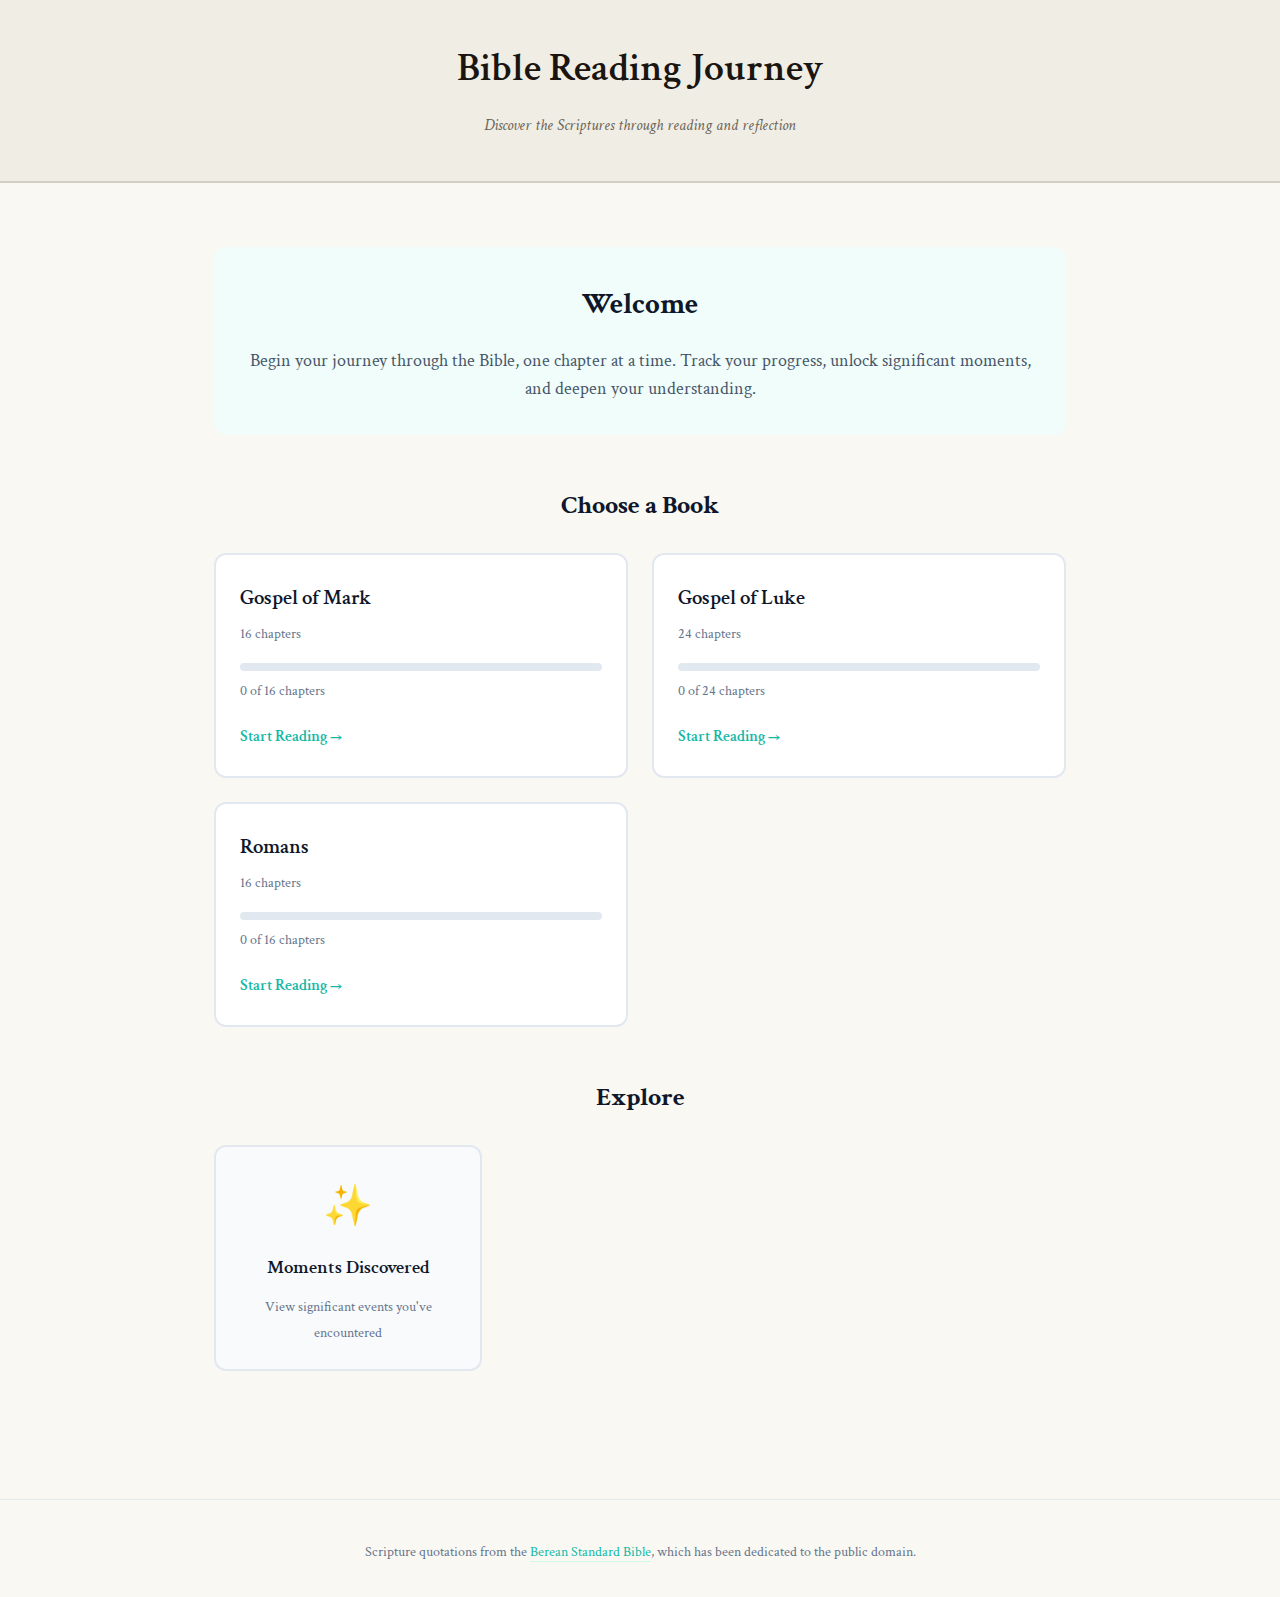
<file: index.html>
<!DOCTYPE html>
<html lang="en">
<head>
    <meta charset="UTF-8">
    <meta name="viewport" content="width=device-width, initial-scale=1.0">
    <title>Bible Reading Journey</title>
    <link rel="preconnect" href="https://fonts.googleapis.com">
    <link rel="preconnect" href="https://fonts.gstatic.com" crossorigin>
    <link href="https://fonts.googleapis.com/css2?family=Crimson+Text:ital,wght@0,400;0,600;1,400&display=swap" rel="stylesheet">
    <link rel="stylesheet" href="styles.css">
    <link rel="stylesheet" href="home.css">
    <link rel="stylesheet" href="nav.css">
</head>
<body>
    <header>
        <h1>Bible Reading Journey</h1>
        <p class="subtitle">Discover the Scriptures through reading and reflection</p>
    </header>

    <main class="home-container">
        <section class="welcome-section">
            <h2>Welcome</h2>
            <p>Begin your journey through the Bible, one chapter at a time. Track your progress, unlock significant moments, and deepen your understanding.</p>
        </section>

        <section class="books-section">
            <h2>Choose a Book</h2>
            <div id="books-grid" class="books-grid">
                <!-- Books will be dynamically inserted here -->
            </div>
        </section>

        <section class="quick-links">
            <h2>Explore</h2>
            <div class="links-grid">
                <a href="events.html" class="link-card">
                    <span class="link-icon">✨</span>
                    <h3>Moments Discovered</h3>
                    <p>View significant events you've encountered</p>
                </a>
            </div>
        </section>
    </main>

    <footer class="home-footer">
        <p class="attribution">
            Scripture quotations from the <a href="https://berean.bible/" target="_blank" rel="noopener">Berean Standard Bible</a>,
            which has been dedicated to the public domain.
        </p>
    </footer>

    <!-- Bottom Navigation -->
    <nav class="bottom-nav">
        <a href="index.html" class="bottom-nav-item active">
            <span class="bottom-nav-icon">🏠</span>
            <span class="bottom-nav-label">Home</span>
        </a>
        <a href="#" id="nav-journey" class="bottom-nav-item">
            <span class="bottom-nav-icon">🗺️</span>
            <span class="bottom-nav-label">Journey</span>
        </a>
        <a href="#" id="nav-read" class="bottom-nav-item">
            <span class="bottom-nav-icon">📖</span>
            <span class="bottom-nav-label">Read</span>
        </a>
        <a href="events.html" class="bottom-nav-item">
            <span class="bottom-nav-icon">✨</span>
            <span class="bottom-nav-label">Moments</span>
        </a>
    </nav>

    <script src="books-data.js"></script>
    <script src="script.js"></script>
    <script>
        // Render book cards
        function renderBooks() {
            const grid = document.getElementById('books-grid');
            const allRead = getAllReadChapters();

            bibleBooks.forEach(book => {
                const readChapters = allRead[book.id] || [];
                const progress = readChapters.length;
                const total = book.chapters;
                const percentage = Math.round((progress / total) * 100);
                const isStarted = progress > 0;

                // Find first unread chapter
                let firstUnread = 1;
                for (let i = 1; i <= book.chapters; i++) {
                    if (!readChapters.includes(i)) {
                        firstUnread = i;
                        break;
                    }
                }

                const card = document.createElement('a');
                card.href = `book.html?book=${book.id}#chapter-${firstUnread}`;
                card.className = 'book-card' + (isStarted ? ' started' : '');

                card.innerHTML = `
                    <div class="book-card-header">
                        <h3 class="book-name">${book.name}</h3>
                        <span class="book-chapters">${book.chapters} chapters</span>
                    </div>
                    <div class="book-progress">
                        <div class="progress-bar">
                            <div class="progress-fill" style="width: ${percentage}%"></div>
                        </div>
                        <span class="progress-text">${progress} of ${total} chapters</span>
                    </div>
                    <div class="book-actions">
                        <span class="book-action-text">${isStarted ? 'Continue Reading →' : 'Start Reading →'}</span>
                    </div>
                `;

                grid.appendChild(card);
            });
        }

        // Update smart navigation links
        function updateNavigation() {
            document.getElementById('nav-read').href = getSmartReadingURL();
            document.getElementById('nav-journey').href = getSmartJourneyURL();
        }

        document.addEventListener('DOMContentLoaded', () => {
            renderBooks();
            updateNavigation();
        });
    </script>
</body>
</html>
</file>
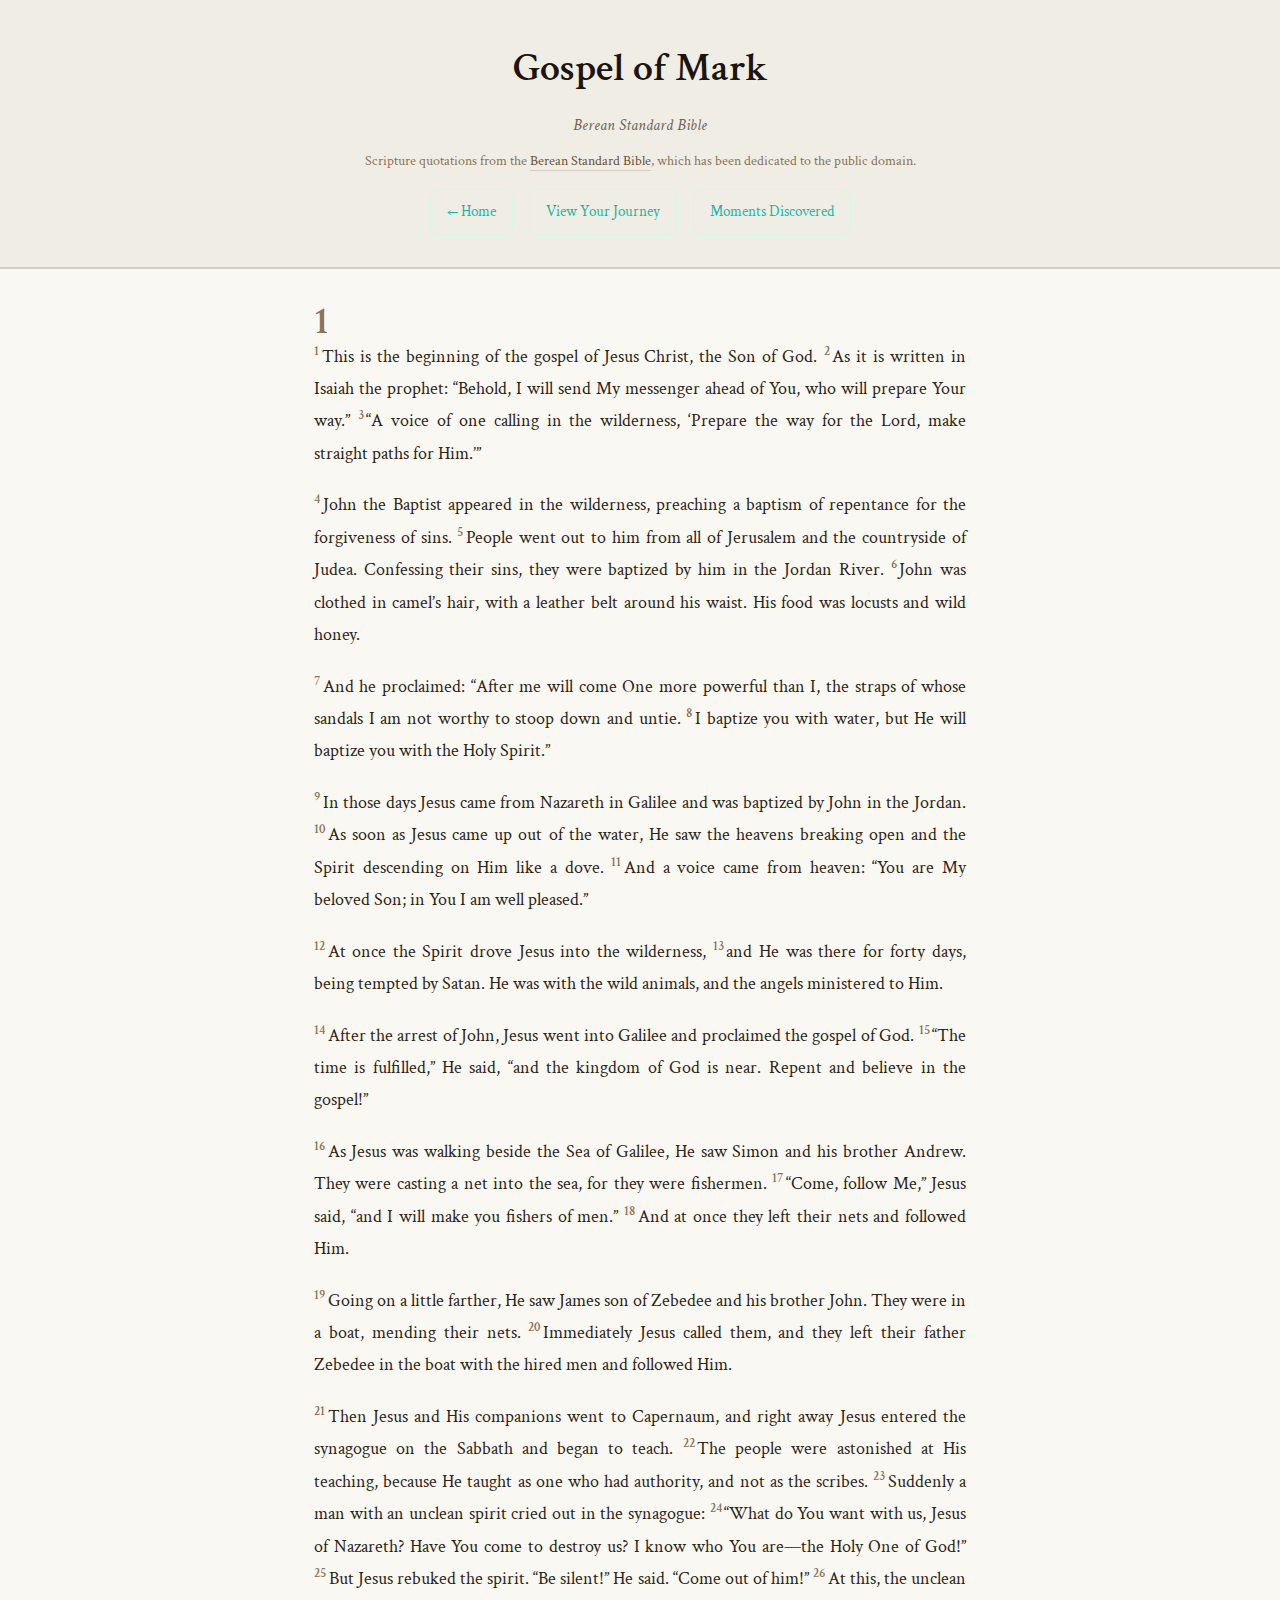
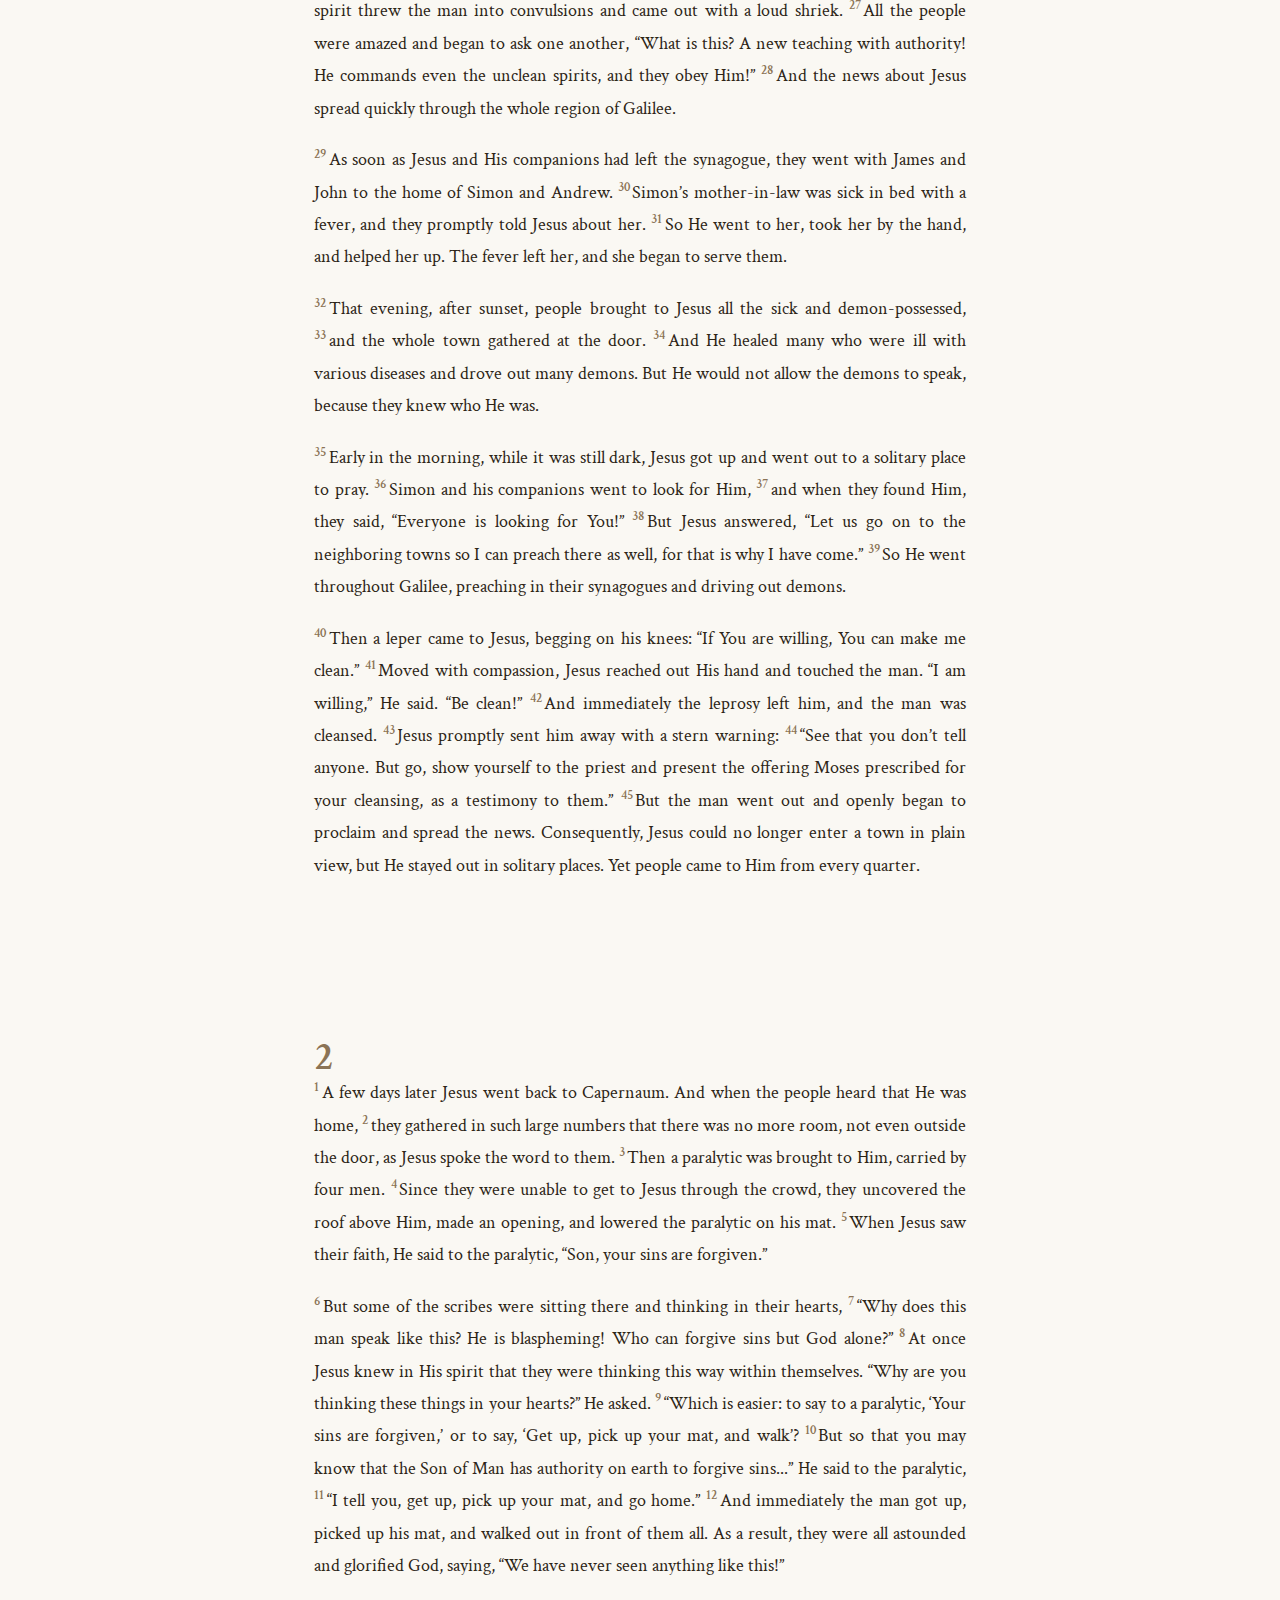
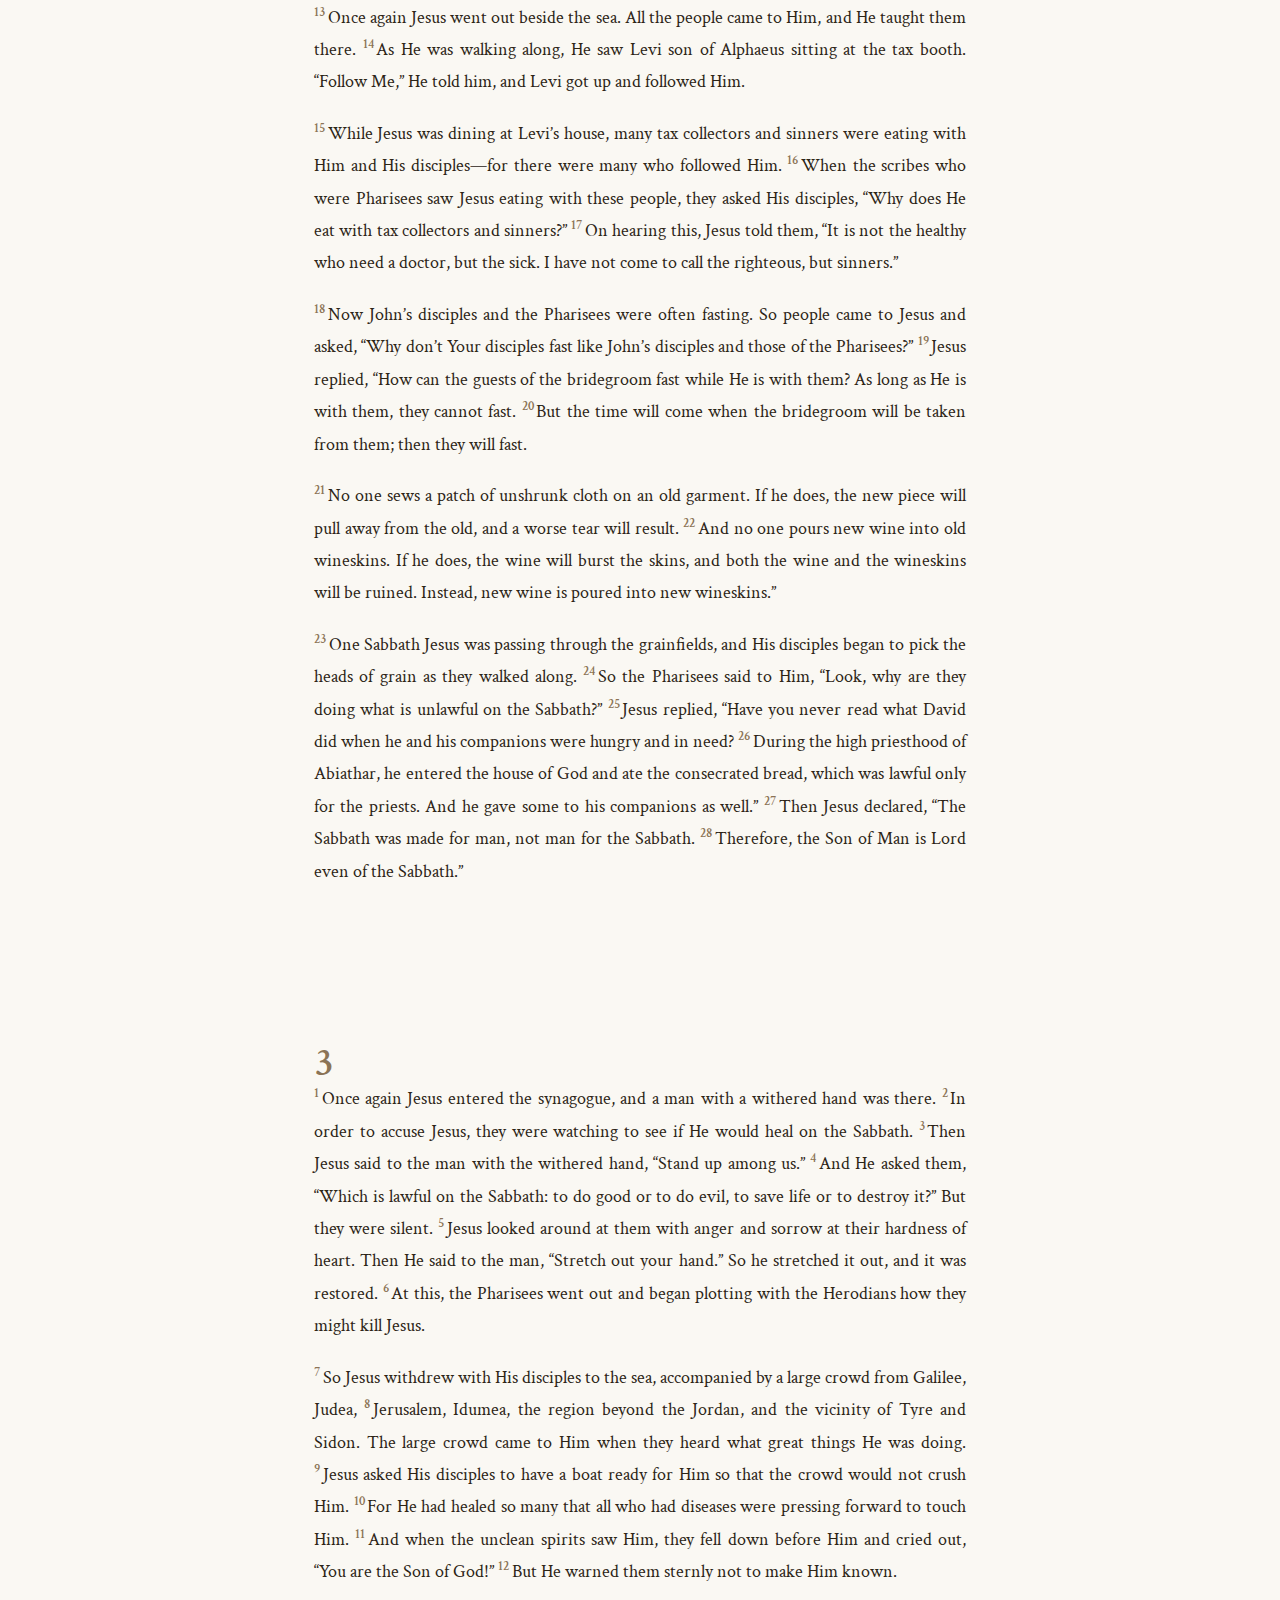
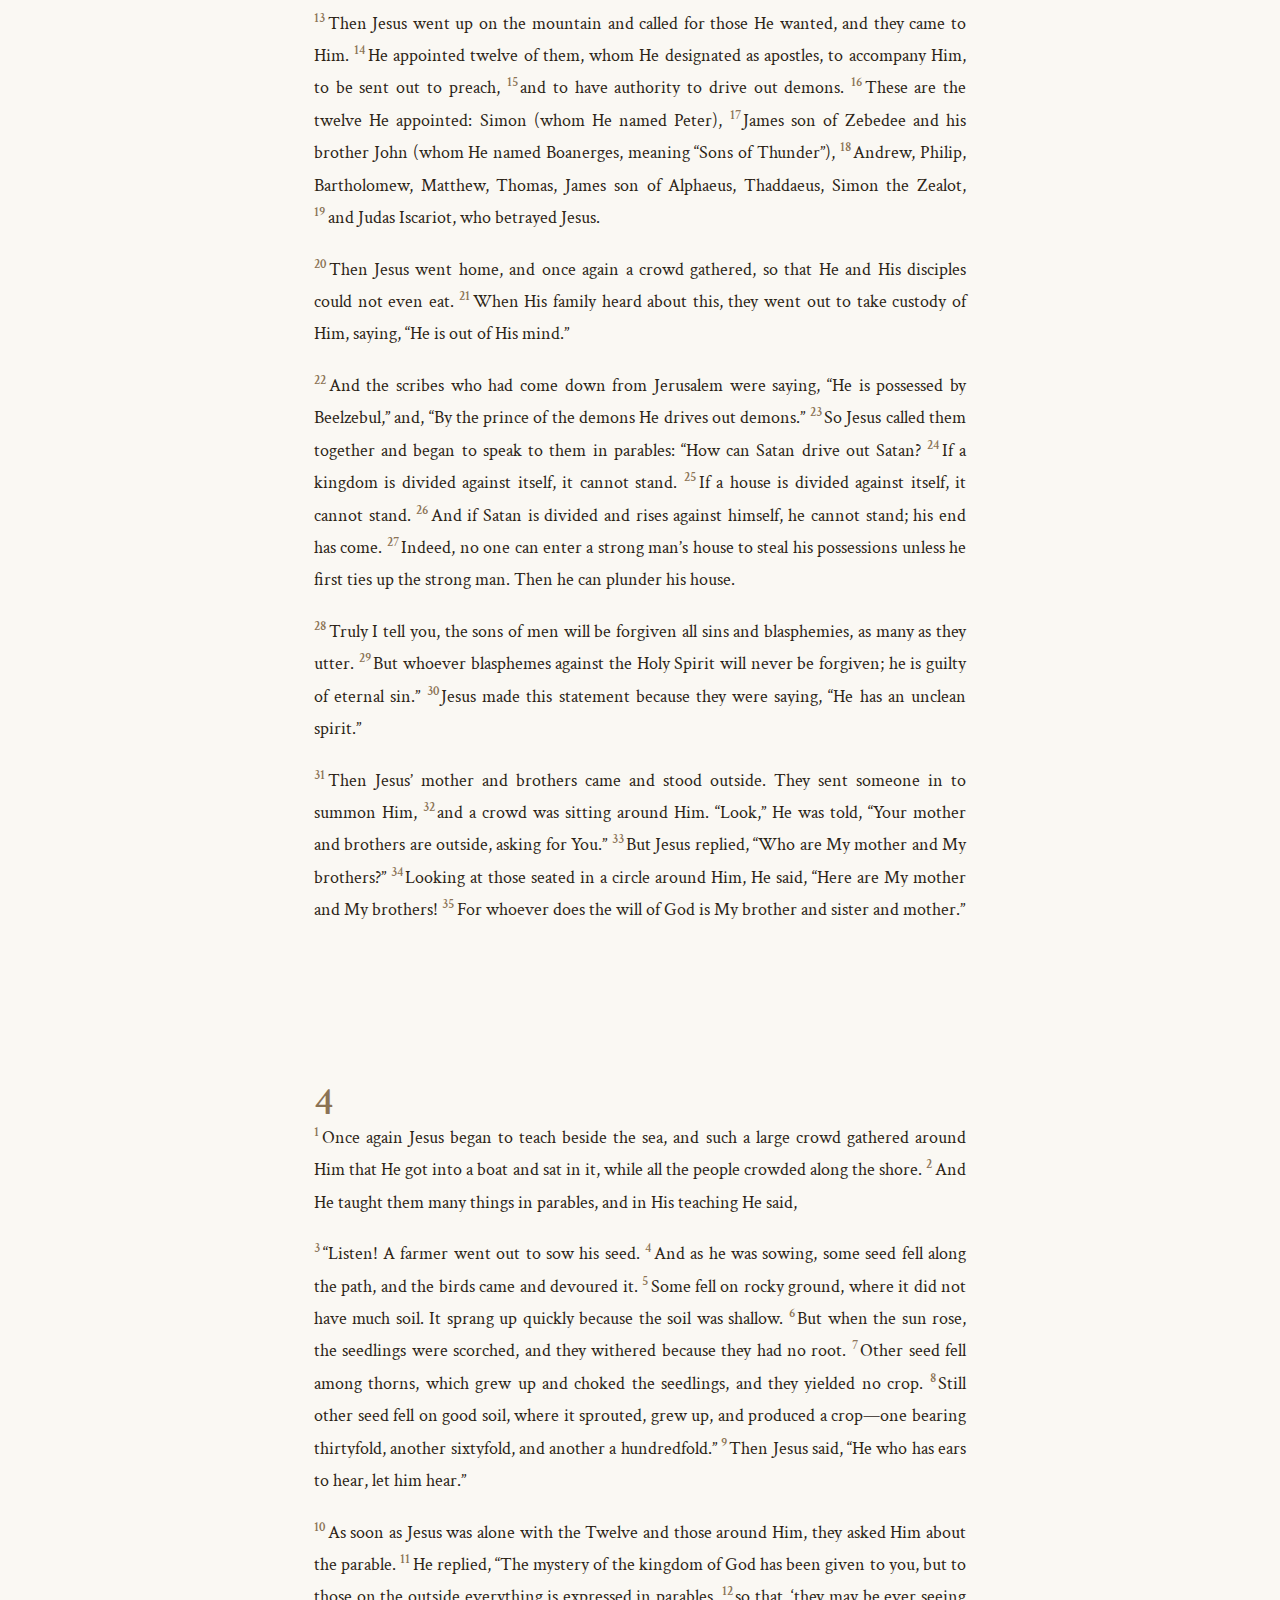
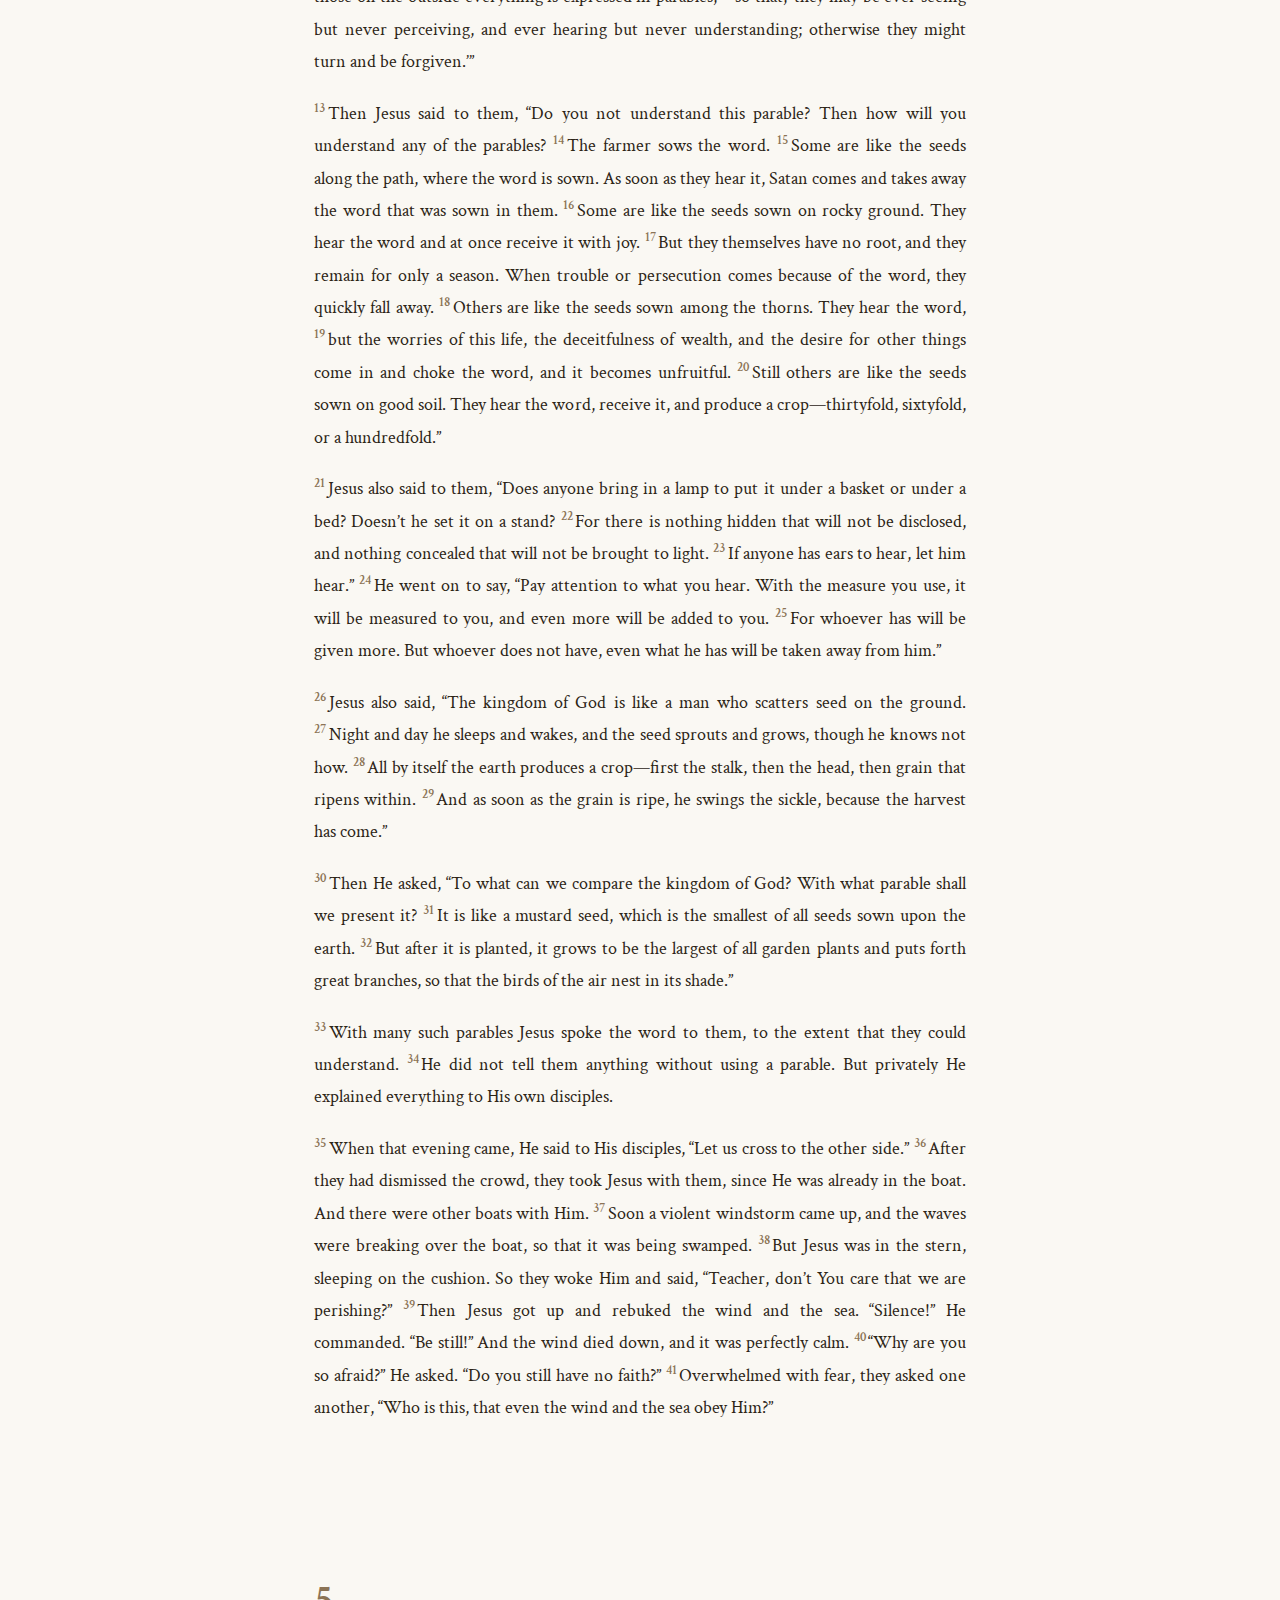
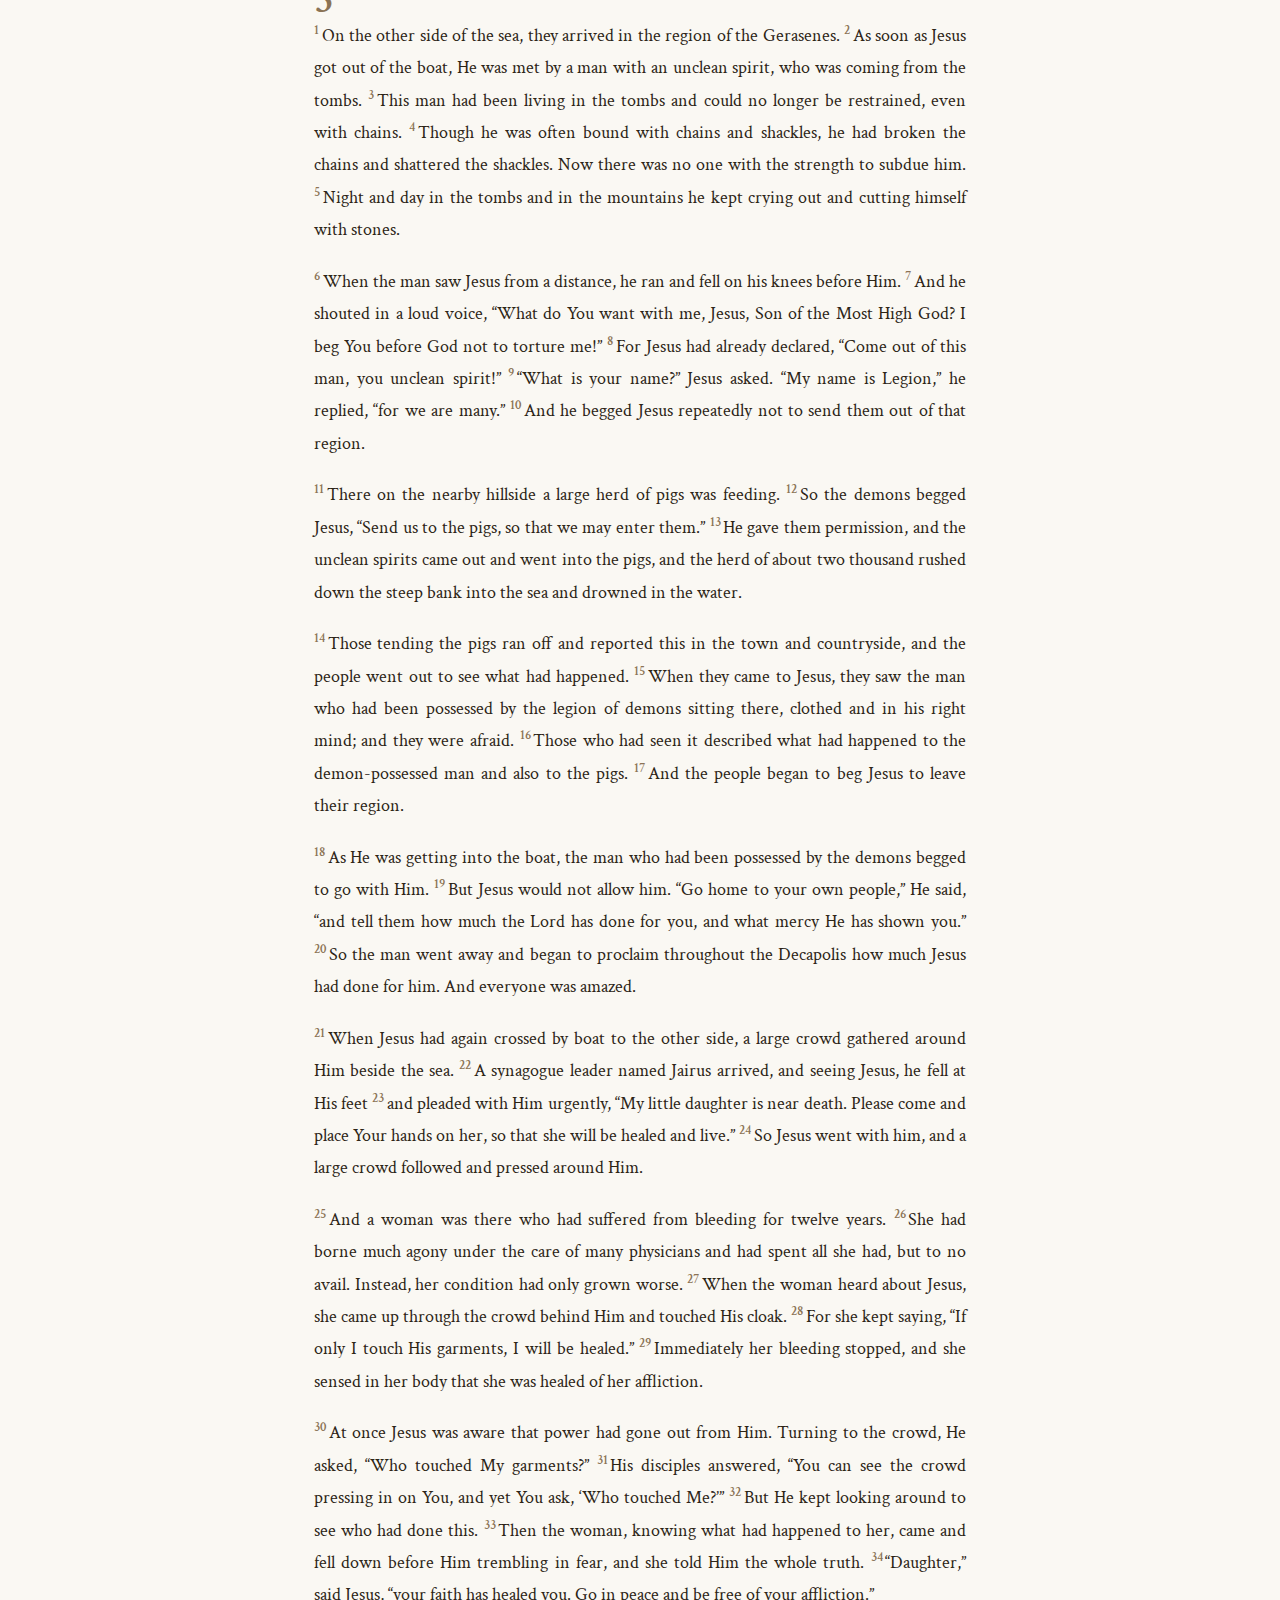
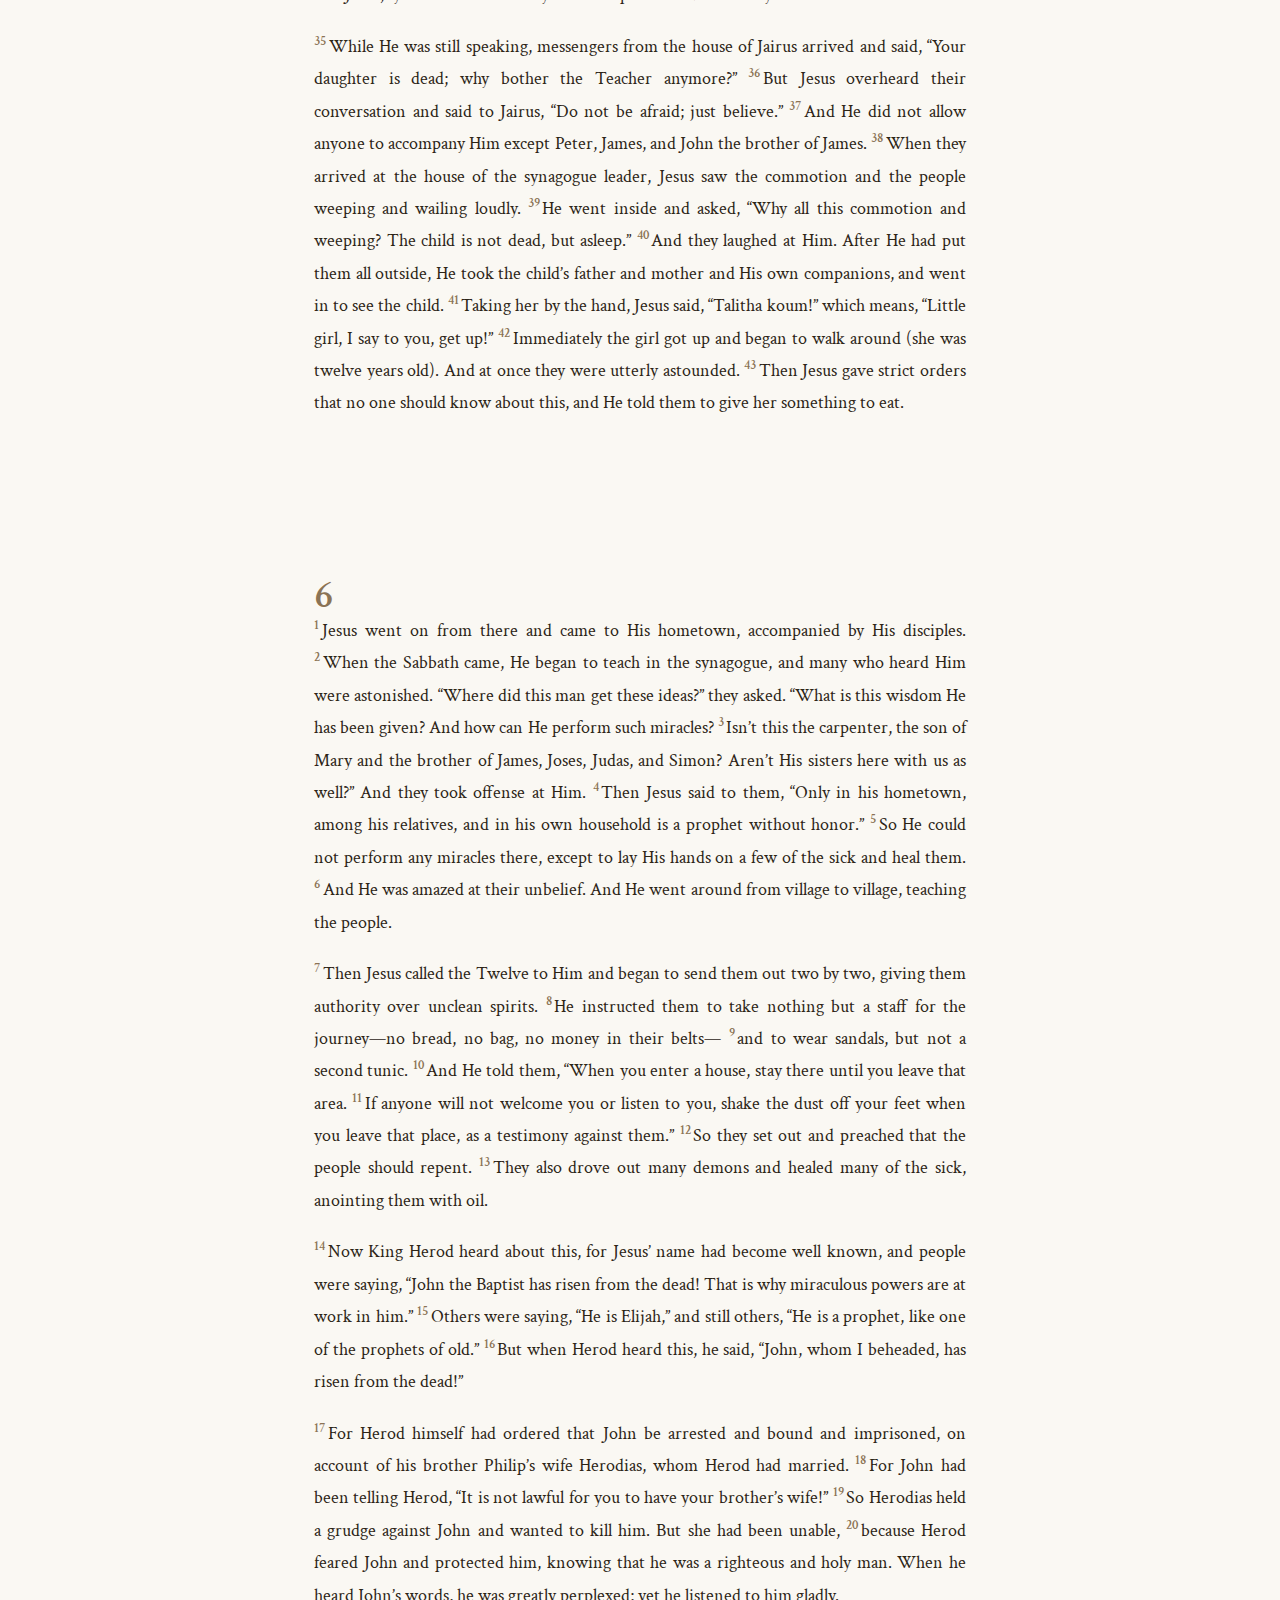
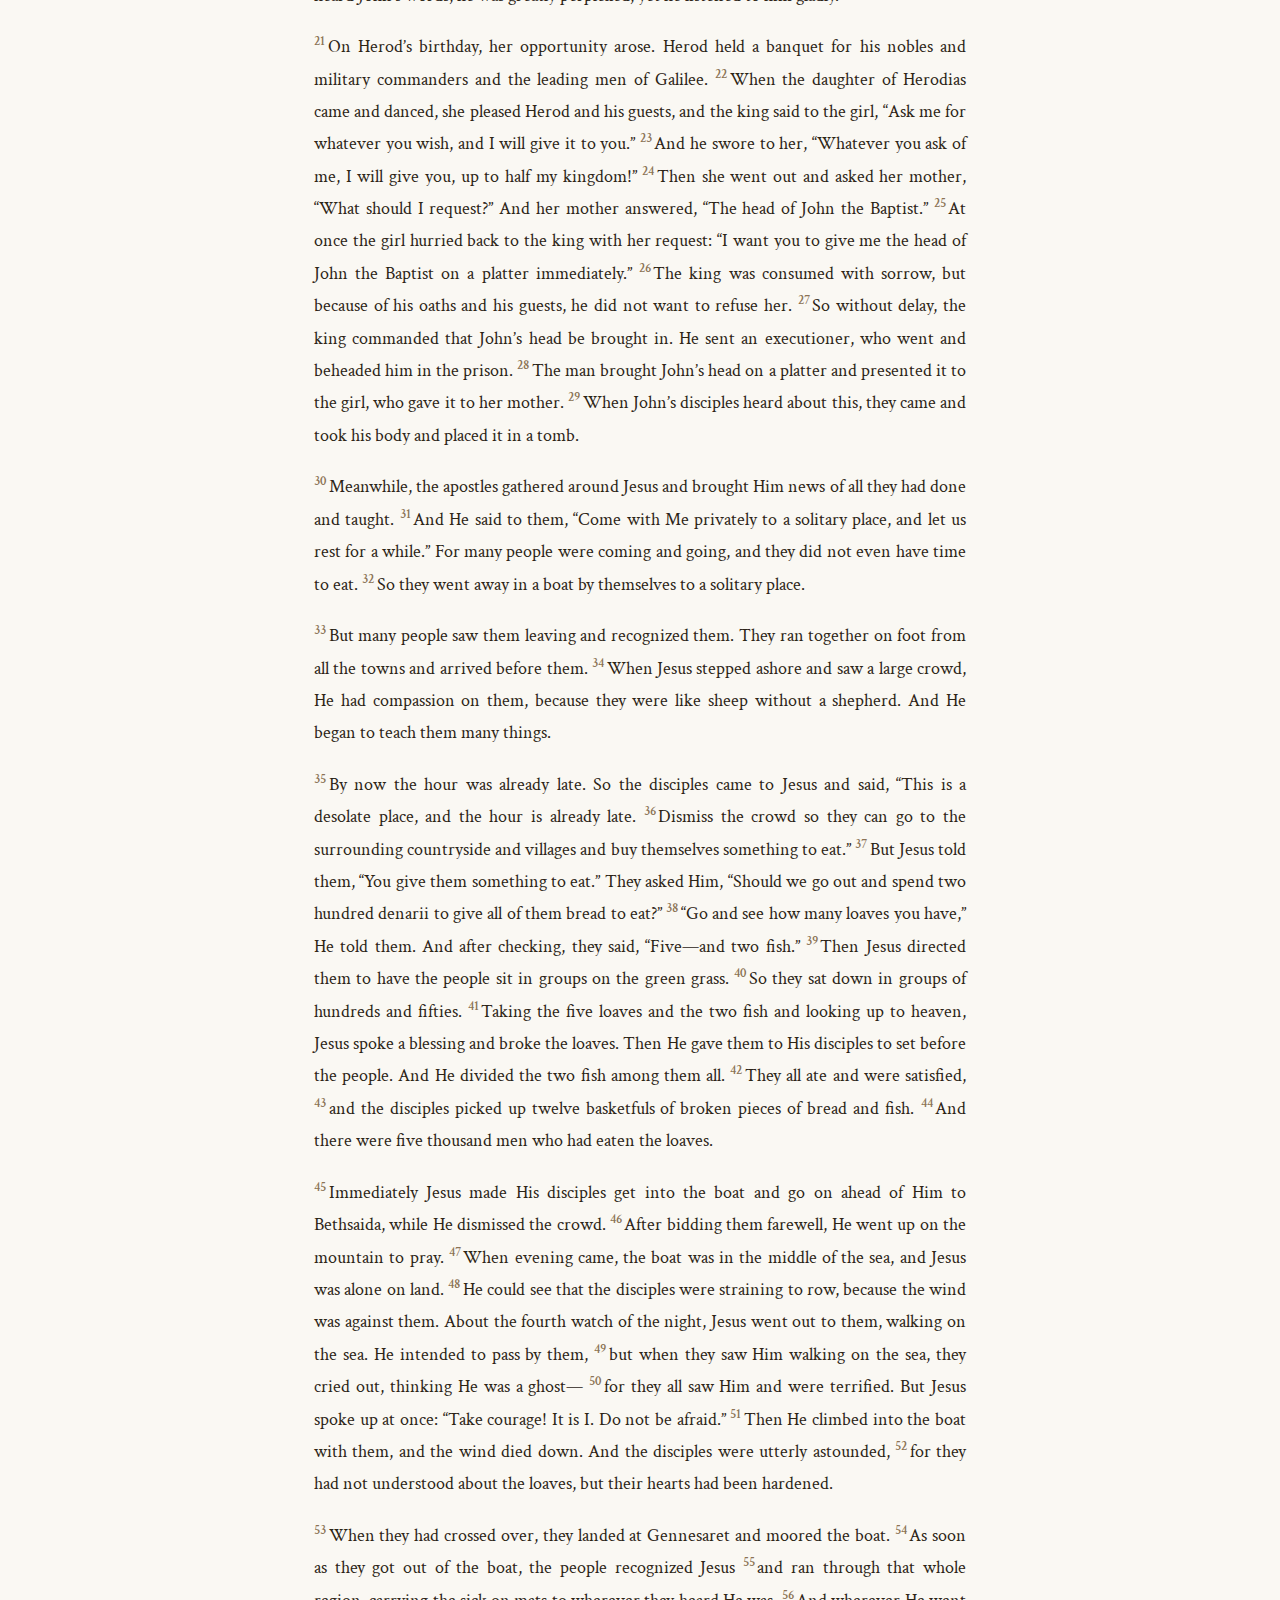
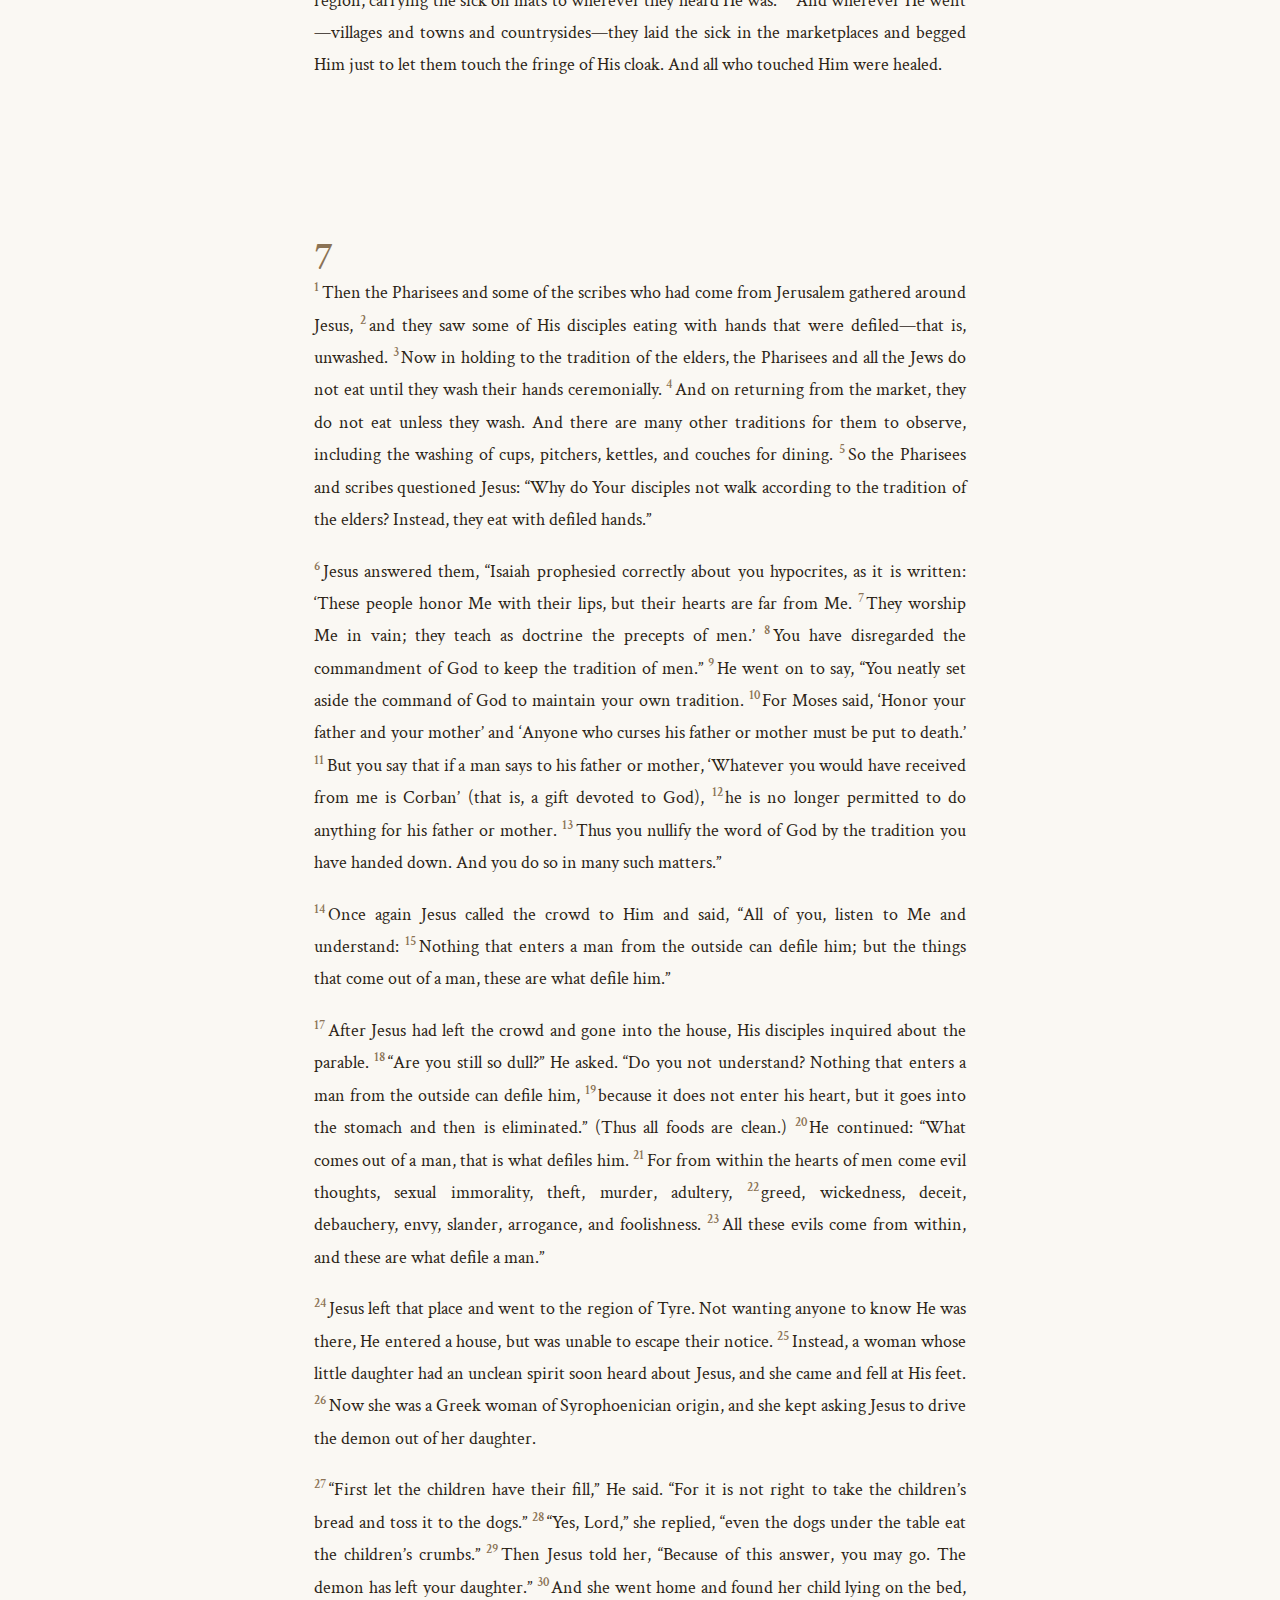
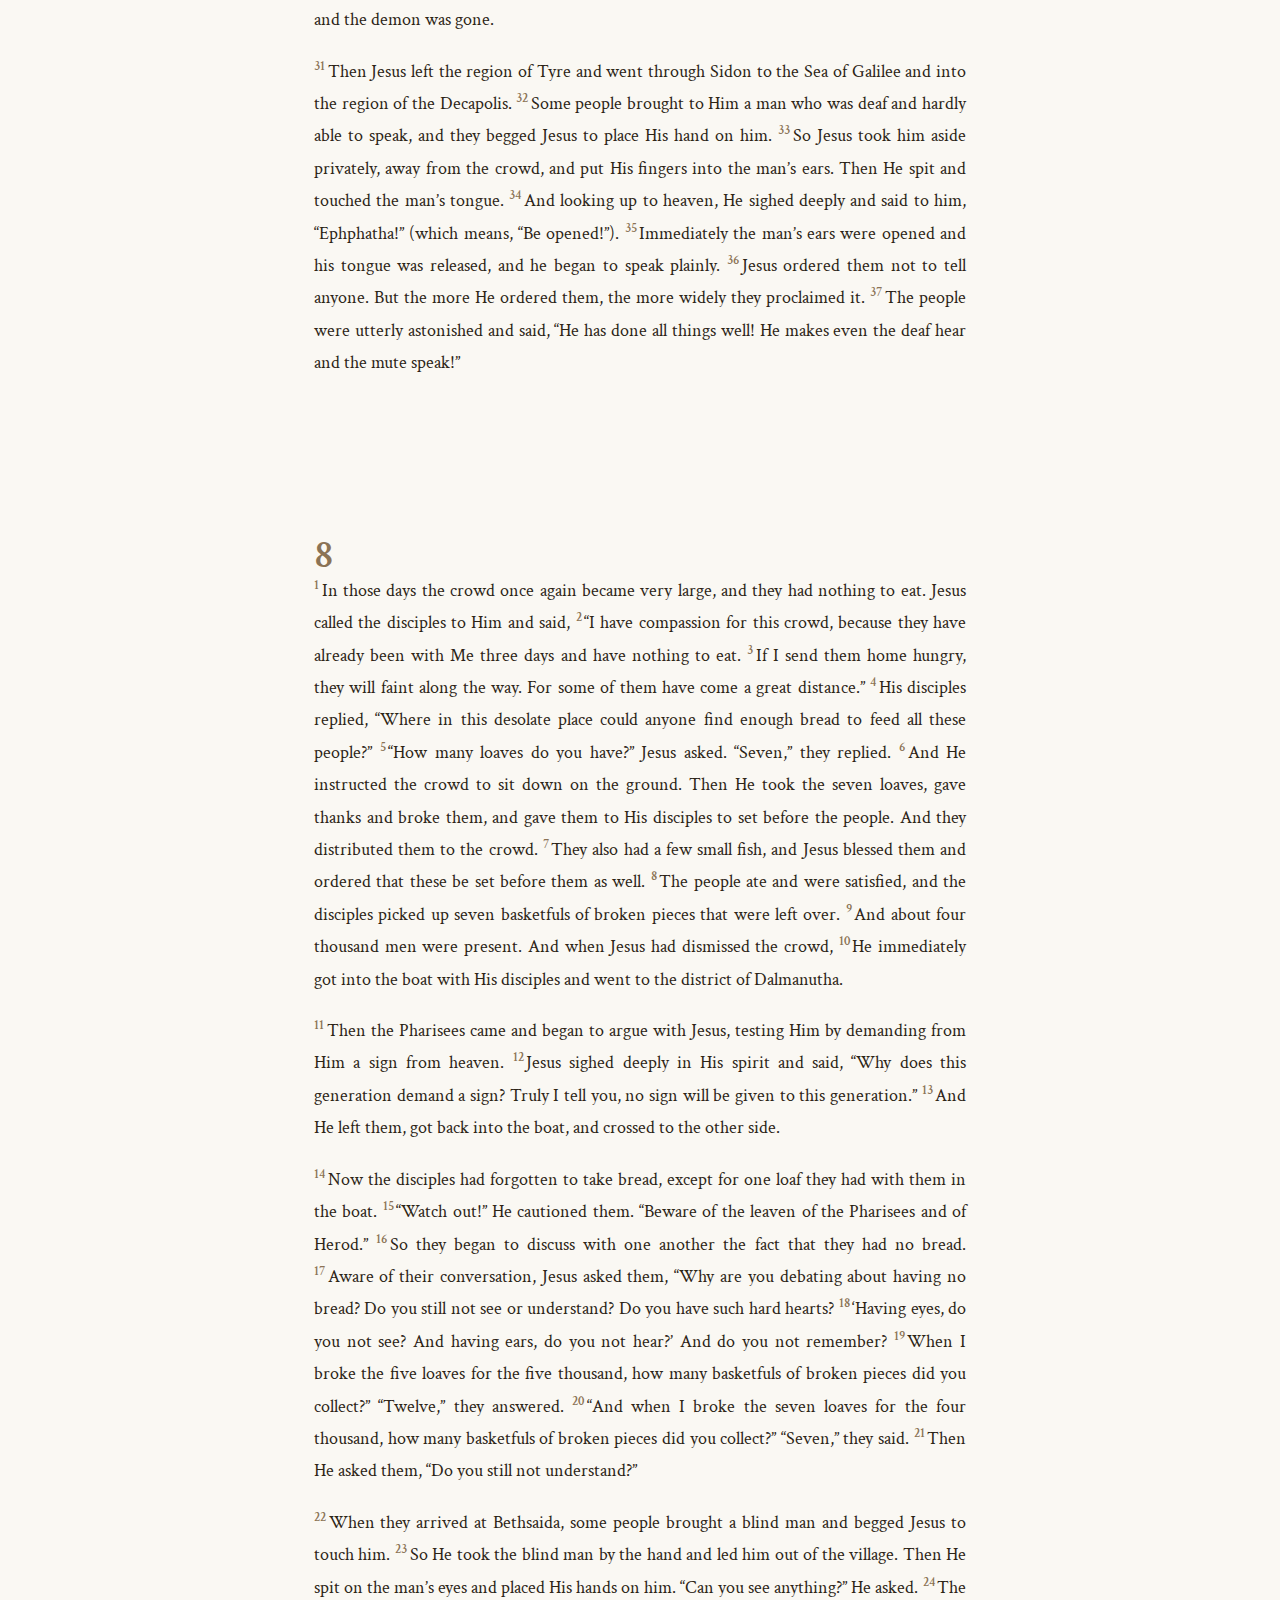
<file: book.html>
<!DOCTYPE html>
<html lang="en">
<head>
    <meta charset="UTF-8">
    <meta name="viewport" content="width=device-width, initial-scale=1.0">
    <title>Bible Reading</title>
    <link rel="preconnect" href="https://fonts.googleapis.com">
    <link rel="preconnect" href="https://fonts.gstatic.com" crossorigin>
    <link href="https://fonts.googleapis.com/css2?family=Crimson+Text:ital,wght@0,400;0,600;1,400&display=swap" rel="stylesheet">
    <link rel="stylesheet" href="styles.css">
    <link rel="stylesheet" href="nav.css">
</head>
<body>
    <header id="book-header">
        <h1 id="book-title">Loading...</h1>
        <p class="subtitle">Berean Standard Bible</p>
        <p class="attribution">
            Scripture quotations from the <a href="https://berean.bible/" target="_blank" rel="noopener">Berean Standard Bible</a>,
            which has been dedicated to the public domain.
        </p>
        <nav class="page-nav">
            <a href="index.html" class="nav-link">← Home</a>
            <a href="#" id="progress-link" class="nav-link">View Your Journey</a>
            <a href="events.html" class="nav-link">Moments Discovered</a>
        </nav>
    </header>

    <main id="content">
        <!-- Chapters will be dynamically inserted here -->
    </main>

    <!-- Events Unlocked Overlay -->
    <div class="events-overlay" id="events-overlay">
        <div class="events-unlocked-container">
            <div class="events-unlocked-header">
                <h2>Moments Unlocked!</h2>
                <p id="overlay-chapter-title"></p>
            </div>
            <div class="unlocked-events-list" id="unlocked-events-list">
                <!-- Events will be dynamically inserted here -->
            </div>
            <button class="events-overlay-close" onclick="closeEventsOverlay()">Continue Reading</button>
        </div>
    </div>

    <!-- Bottom Navigation -->
    <nav class="bottom-nav">
        <a href="index.html" class="bottom-nav-item">
            <span class="bottom-nav-icon">🏠</span>
            <span class="bottom-nav-label">Home</span>
        </a>
        <a href="#" id="nav-read" class="bottom-nav-item active">
            <span class="bottom-nav-icon">📖</span>
            <span class="bottom-nav-label">Read</span>
        </a>
        <a href="#" id="nav-journey" class="bottom-nav-item">
            <span class="bottom-nav-icon">🗺️</span>
            <span class="bottom-nav-label">Journey</span>
        </a>
        <a href="events.html" class="bottom-nav-item">
            <span class="bottom-nav-icon">✨</span>
            <span class="bottom-nav-label">Moments</span>
        </a>
    </nav>

    <script src="books-data.js"></script>
    <script src="events-data.js"></script>
    <script src="script.js"></script>
    <script>
        // Update header and navigation based on current book
        document.addEventListener('DOMContentLoaded', () => {
            const urlParams = new URLSearchParams(window.location.search);
            const bookId = urlParams.get('book') || 'mark';
            const book = getBook(bookId);

            if (book) {
                document.getElementById('book-title').textContent = book.name;
                document.title = `${book.name} - Bible Reading`;
                document.getElementById('progress-link').href = `progress.html?book=${bookId}`;
            }

            // Update smart navigation links
            document.getElementById('nav-read').href = getSmartReadingURL();
            document.getElementById('nav-journey').href = getSmartJourneyURL();
        });
    </script>
</body>
</html>
</file>
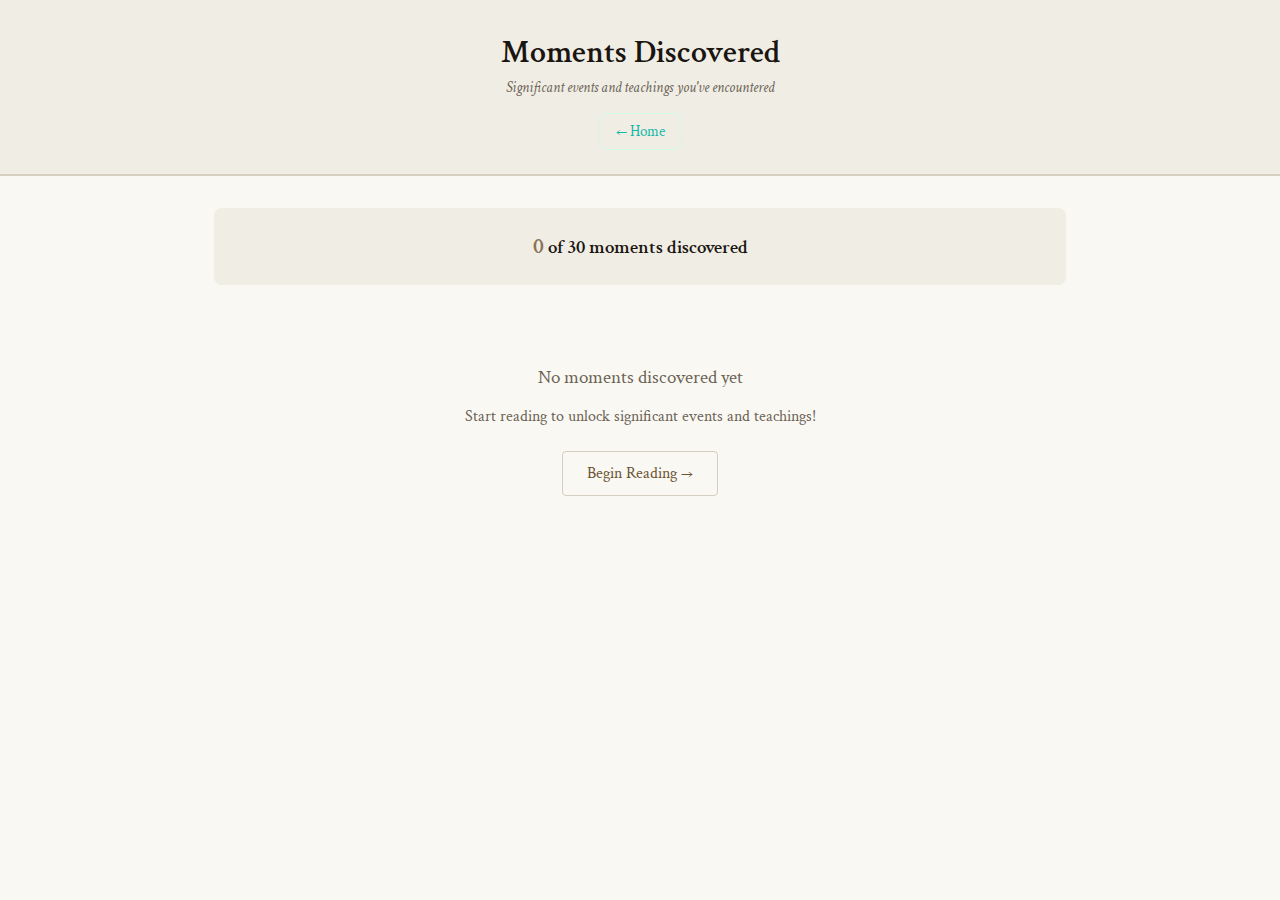
<file: events.html>
<!DOCTYPE html>
<html lang="en">
<head>
    <meta charset="UTF-8">
    <meta name="viewport" content="width=device-width, initial-scale=1.0">
    <title>Moments Discovered - Bible Reading</title>
    <link rel="preconnect" href="https://fonts.googleapis.com">
    <link rel="preconnect" href="https://fonts.gstatic.com" crossorigin>
    <link href="https://fonts.googleapis.com/css2?family=Crimson+Text:ital,wght@0,400;0,600;1,400&display=swap" rel="stylesheet">
    <link rel="stylesheet" href="events.css">
    <link rel="stylesheet" href="nav.css">
</head>
<body>
    <header>
        <h1>Moments Discovered</h1>
        <p class="subtitle">Significant events and teachings you've encountered</p>
        <nav class="page-nav">
            <a href="index.html" class="nav-link">← Home</a>
        </nav>
    </header>

    <main id="events-container">
        <div class="events-summary">
            <p class="summary-text">
                <span id="discovered-count">0</span> of <span id="total-count">18</span> moments discovered
            </p>
        </div>

        <div id="events-grid">
            <!-- Events will be dynamically inserted here by JavaScript -->
        </div>
    </main>

    <!-- Bottom Navigation -->
    <nav class="bottom-nav">
        <a href="index.html" class="bottom-nav-item">
            <span class="bottom-nav-icon">🏠</span>
            <span class="bottom-nav-label">Home</span>
        </a>
        <a href="#" id="nav-journey" class="bottom-nav-item">
            <span class="bottom-nav-icon">🗺️</span>
            <span class="bottom-nav-label">Journey</span>
        </a>
        <a href="#" id="nav-read" class="bottom-nav-item">
            <span class="bottom-nav-icon">📖</span>
            <span class="bottom-nav-label">Read</span>
        </a>
        <a href="events.html" class="bottom-nav-item active">
            <span class="bottom-nav-icon">✨</span>
            <span class="bottom-nav-label">Moments</span>
        </a>
    </nav>

    <script src="books-data.js"></script>
    <script src="events-data.js"></script>
    <script src="script.js"></script>
    <script src="events.js"></script>
    <script>
        // Update smart navigation links
        document.addEventListener('DOMContentLoaded', () => {
            document.getElementById('nav-read').href = getSmartReadingURL();
            document.getElementById('nav-journey').href = getSmartJourneyURL();
        });
    </script>
</body>
</html>
</file>
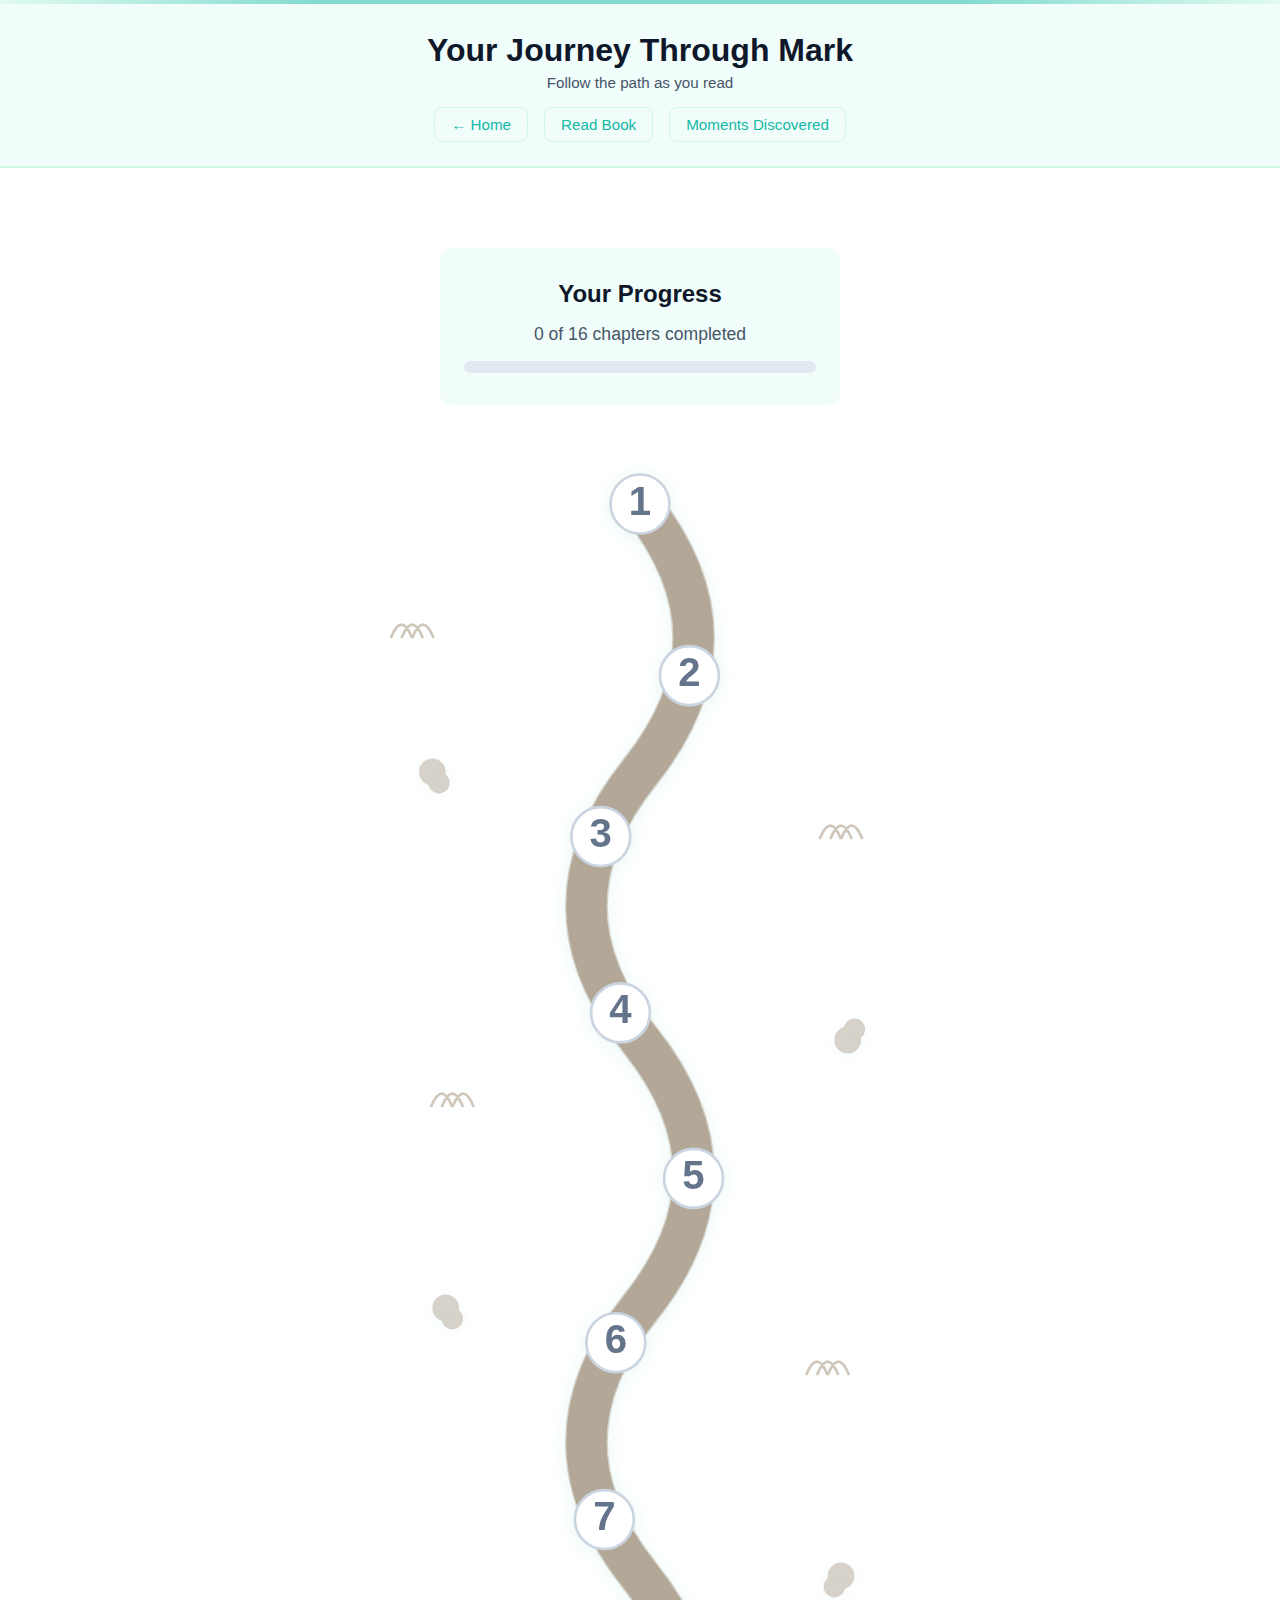
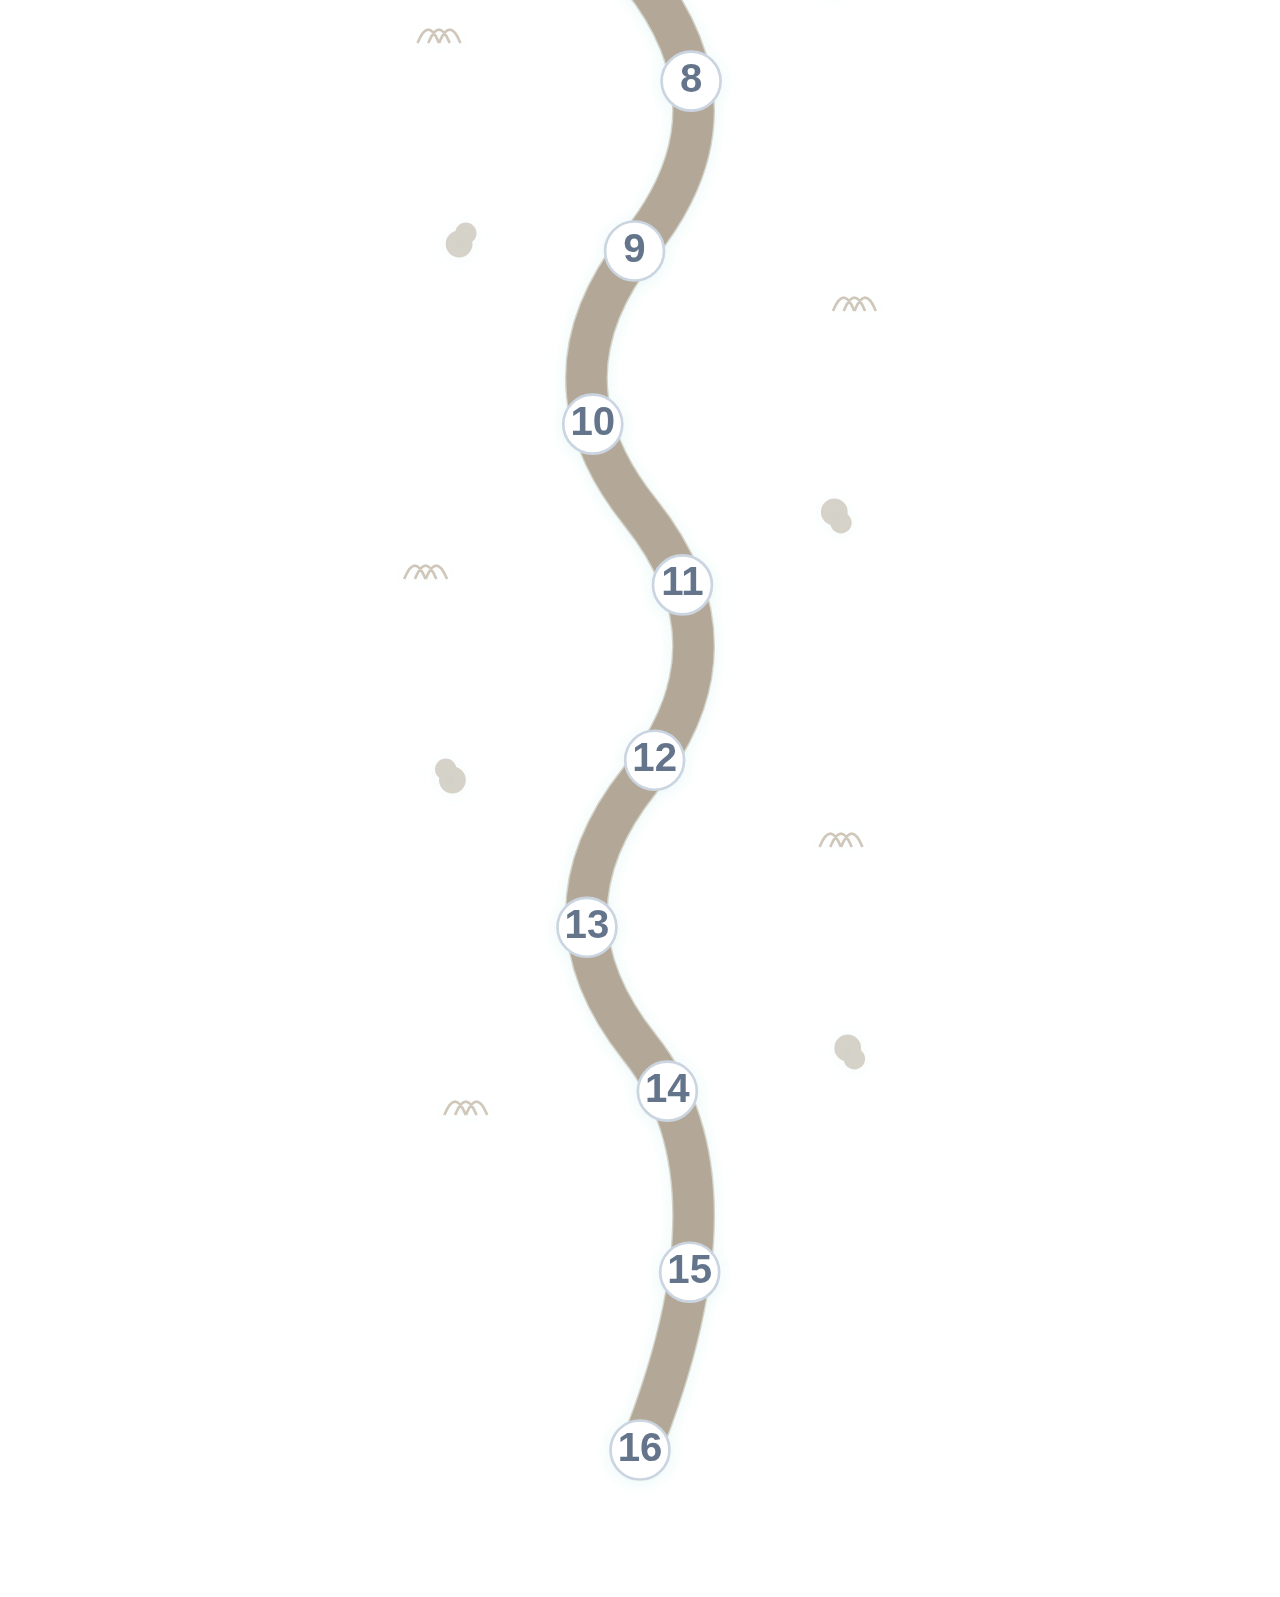
<file: progress.html>
<!DOCTYPE html>
<html lang="en">
<head>
    <meta charset="UTF-8">
    <meta name="viewport" content="width=device-width, initial-scale=1.0">
    <title>Your Reading Journey - Bible Reading</title>
    <link rel="preconnect" href="https://fonts.googleapis.com">
    <link rel="preconnect" href="https://fonts.gstatic.com" crossorigin>
    <link href="https://fonts.googleapis.com/css2?family=Crimson+Text:ital,wght@0,400;0,600;1,400&display=swap" rel="stylesheet">
    <link rel="stylesheet" href="progress.css">
    <link rel="stylesheet" href="nav.css">
</head>
<body>
    <header>
        <h1 id="journey-title">Your Reading Journey</h1>
        <p class="subtitle">Follow the path as you read</p>
        <nav class="page-nav">
            <a href="index.html" class="nav-link">← Home</a>
            <a href="#" id="book-link" class="nav-link">Read Book</a>
            <a href="events.html" class="nav-link">Moments Discovered</a>
        </nav>
    </header>

    <main id="journey-container">
        <svg id="journey-map" viewBox="0 0 400 2000" xmlns="http://www.w3.org/2000/svg">
            <!-- Decorative grass tufts (scaled 4x) -->
            <g class="decoration grass">
                <path d="M 30 150 Q 22 130 14 150 M 38 150 Q 30 130 22 150 M 46 150 Q 38 130 30 150" stroke="#8b7355" fill="none" stroke-width="2"/>
                <path d="M 350 300 Q 342 280 334 300 M 358 300 Q 350 280 342 300 M 366 300 Q 358 280 350 300" stroke="#8b7355" fill="none" stroke-width="2"/>
                <path d="M 60 500 Q 52 480 44 500 M 68 500 Q 60 480 52 500 M 76 500 Q 68 480 60 500" stroke="#8b7355" fill="none" stroke-width="2"/>
                <path d="M 340 700 Q 332 680 324 700 M 348 700 Q 340 680 332 700 M 356 700 Q 348 680 340 700" stroke="#8b7355" fill="none" stroke-width="2"/>
                <path d="M 50 900 Q 42 880 34 900 M 58 900 Q 50 880 42 900 M 66 900 Q 58 880 50 900" stroke="#8b7355" fill="none" stroke-width="2"/>
                <path d="M 360 1100 Q 352 1080 344 1100 M 368 1100 Q 360 1080 352 1100 M 376 1100 Q 368 1080 360 1100" stroke="#8b7355" fill="none" stroke-width="2"/>
                <path d="M 40 1300 Q 32 1280 24 1300 M 48 1300 Q 40 1280 32 1300 M 56 1300 Q 48 1280 40 1300" stroke="#8b7355" fill="none" stroke-width="2"/>
                <path d="M 350 1500 Q 342 1480 334 1500 M 358 1500 Q 350 1480 342 1500 M 366 1500 Q 358 1480 350 1500" stroke="#8b7355" fill="none" stroke-width="2"/>
                <path d="M 70 1700 Q 62 1680 54 1700 M 78 1700 Q 70 1680 62 1700 M 86 1700 Q 78 1680 70 1700" stroke="#8b7355" fill="none" stroke-width="2"/>
            </g>

            <!-- Small stones (scaled 4x) -->
            <g class="decoration stones">
                <circle cx="45" cy="250" r="10" fill="#a0927a"/>
                <circle cx="50" cy="258" r="8" fill="#a0927a"/>
                <circle cx="355" cy="450" r="10" fill="#a0927a"/>
                <circle cx="360" cy="442" r="8" fill="#a0927a"/>
                <circle cx="55" cy="650" r="10" fill="#a0927a"/>
                <circle cx="60" cy="658" r="8" fill="#a0927a"/>
                <circle cx="350" cy="850" r="10" fill="#a0927a"/>
                <circle cx="345" cy="858" r="8" fill="#a0927a"/>
                <circle cx="65" cy="1050" r="10" fill="#a0927a"/>
                <circle cx="70" cy="1042" r="8" fill="#a0927a"/>
                <circle cx="345" cy="1250" r="10" fill="#a0927a"/>
                <circle cx="350" cy="1258" r="8" fill="#a0927a"/>
                <circle cx="60" cy="1450" r="10" fill="#a0927a"/>
                <circle cx="55" cy="1442" r="8" fill="#a0927a"/>
                <circle cx="355" cy="1650" r="10" fill="#a0927a"/>
                <circle cx="360" cy="1658" r="8" fill="#a0927a"/>
            </g>

            <!-- The winding path -->
            <path id="main-path"
                  d="M 200 50
                     Q 280 150 200 250
                     Q 120 350 200 450
                     Q 280 550 200 650
                     Q 120 750 200 850
                     Q 280 950 200 1050
                     Q 120 1150 200 1250
                     Q 280 1350 200 1450
                     Q 120 1550 200 1650
                     Q 280 1750 200 1950"
                  stroke="#c4bfb5"
                  stroke-width="30"
                  fill="none"
                  stroke-linecap="round"/>

            <!-- Path edges for texture -->
            <path d="M 200 50
                     Q 280 150 200 250
                     Q 120 350 200 450
                     Q 280 550 200 650
                     Q 120 750 200 850
                     Q 280 950 200 1050
                     Q 120 1150 200 1250
                     Q 280 1350 200 1450
                     Q 120 1550 200 1650
                     Q 280 1750 200 1950"
                  stroke="#8b7355"
                  stroke-width="32"
                  fill="none"
                  stroke-linecap="round"
                  opacity="0.3"/>

            <!-- Chapter waypoints will be added by JavaScript -->
            <g id="chapter-markers"></g>
        </svg>
    </main>

    <!-- Bottom Navigation -->
    <nav class="bottom-nav">
        <a href="index.html" class="bottom-nav-item">
            <span class="bottom-nav-icon">🏠</span>
            <span class="bottom-nav-label">Home</span>
        </a>
        <a href="#" id="nav-journey" class="bottom-nav-item active">
            <span class="bottom-nav-icon">🗺️</span>
            <span class="bottom-nav-label">Journey</span>
        </a>
        <a href="#" id="nav-read" class="bottom-nav-item">
            <span class="bottom-nav-icon">📖</span>
            <span class="bottom-nav-label">Read</span>
        </a>
        <a href="events.html" class="bottom-nav-item">
            <span class="bottom-nav-icon">✨</span>
            <span class="bottom-nav-label">Moments</span>
        </a>
    </nav>

    <script src="books-data.js"></script>
    <script src="script.js"></script>
    <script src="progress.js"></script>
    <script>
        // Update header and navigation based on current book
        document.addEventListener('DOMContentLoaded', () => {
            const urlParams = new URLSearchParams(window.location.search);
            const bookId = urlParams.get('book') || 'mark';
            const book = getBook(bookId);

            if (book) {
                document.getElementById('journey-title').textContent = `Your Journey Through ${book.shortName}`;
                document.title = `Journey Through ${book.shortName} - Bible Reading`;
                document.getElementById('book-link').href = `book.html?book=${bookId}`;
            }

            // Update smart navigation links
            document.getElementById('nav-read').href = getSmartReadingURL();
            document.getElementById('nav-journey').href = getSmartJourneyURL();
        });
    </script>
</body>
</html>
</file>
<file: home.css>
/* Homepage specific styles */

.home-container {
    max-width: 900px;
    margin: 0 auto;
    padding: 2rem 1.5rem 4rem;
}

.welcome-section {
    text-align: center;
    margin-bottom: 3rem;
    padding: 2rem;
    background-color: #f0fdfa;
    border-radius: 12px;
}

.welcome-section h2 {
    font-size: 1.8rem;
    color: #0f172a;
    margin-bottom: 1rem;
    font-weight: 700;
}

.welcome-section p {
    font-size: 1.1rem;
    color: #475569;
    line-height: 1.6;
}

.books-section {
    margin-bottom: 3rem;
}

.books-section h2 {
    font-size: 1.6rem;
    color: #0f172a;
    margin-bottom: 1.5rem;
    text-align: center;
    font-weight: 700;
}

/* Books Grid */
.books-grid {
    display: grid;
    grid-template-columns: repeat(auto-fill, minmax(300px, 1fr));
    gap: 1.5rem;
}

.book-card {
    background-color: #ffffff;
    border: 2px solid #e2e8f0;
    border-radius: 12px;
    padding: 1.5rem;
    text-decoration: none;
    color: inherit;
    transition: all 0.3s ease;
    display: flex;
    flex-direction: column;
    gap: 1rem;
}

.book-card:hover {
    transform: translateY(-4px);
    box-shadow: 0 8px 20px rgba(20, 184, 166, 0.15);
    border-color: #14b8a6;
}

.book-card.started {
    border-color: #14b8a6;
    background-color: #f0fdfa;
}

.book-card-header {
    display: flex;
    flex-direction: column;
    gap: 0.3rem;
}

.book-name {
    font-size: 1.3rem;
    font-weight: 600;
    color: #0f172a;
}

.book-chapters {
    font-size: 0.9rem;
    color: #64748b;
}

.book-progress {
    display: flex;
    flex-direction: column;
    gap: 0.5rem;
}

.progress-bar {
    width: 100%;
    height: 8px;
    background-color: #e2e8f0;
    border-radius: 4px;
    overflow: hidden;
}

.progress-fill {
    height: 100%;
    background-color: #14b8a6;
    transition: width 0.3s ease;
}

.progress-text {
    font-size: 0.85rem;
    color: #64748b;
}

.book-actions {
    margin-top: auto;
}

.book-action-text {
    font-size: 1rem;
    color: #14b8a6;
    font-weight: 600;
}

.book-card:hover .book-action-text {
    color: #0d9488;
}

/* Quick Links Section */
.quick-links {
    margin-bottom: 2rem;
}

.quick-links h2 {
    font-size: 1.6rem;
    color: #0f172a;
    margin-bottom: 1.5rem;
    text-align: center;
    font-weight: 700;
}

.links-grid {
    display: grid;
    grid-template-columns: repeat(auto-fill, minmax(250px, 1fr));
    gap: 1.5rem;
}

.link-card {
    background-color: #f8fafc;
    border: 2px solid #e2e8f0;
    border-radius: 12px;
    padding: 1.5rem;
    text-decoration: none;
    color: inherit;
    transition: all 0.3s ease;
    text-align: center;
}

.link-card:hover {
    transform: translateY(-2px);
    box-shadow: 0 6px 16px rgba(249, 115, 22, 0.15);
    border-color: #f97316;
}

.link-icon {
    font-size: 2.5rem;
    display: block;
    margin-bottom: 0.5rem;
}

.link-card h3 {
    font-size: 1.2rem;
    color: #0f172a;
    margin-bottom: 0.5rem;
    font-weight: 600;
}

.link-card p {
    font-size: 0.9rem;
    color: #64748b;
}

/* Footer */
.home-footer {
    text-align: center;
    padding: 2rem 1.5rem;
    border-top: 1px solid #e2e8f0;
    margin-top: 2rem;
}

.home-footer .attribution {
    font-size: 0.85rem;
    color: #64748b;
}

.home-footer .attribution a {
    color: #14b8a6;
    text-decoration: none;
    border-bottom: 1px solid #d1fae5;
}

.home-footer .attribution a:hover {
    color: #0d9488;
    border-bottom-color: #14b8a6;
}

/* Responsive */
@media (max-width: 768px) {
    .home-container {
        padding: 1.5rem 1rem 3rem;
    }

    .books-grid {
        grid-template-columns: 1fr;
    }

    .links-grid {
        grid-template-columns: 1fr;
    }

    .welcome-section h2 {
        font-size: 1.5rem;
    }

    .welcome-section p {
        font-size: 1rem;
    }
}
</file>
<file: nav.css>
/* ========================================
   NAVIGATION STYLES - Mobile First
   ======================================== */

/* Hide old page-nav on mobile */
.page-nav {
    display: none;
}

/* Bottom Navigation Bar (Mobile) */
.bottom-nav {
    position: fixed;
    bottom: 0;
    left: 0;
    right: 0;
    background-color: #ffffff;
    border-top: 2px solid #e2e8f0;
    display: flex;
    justify-content: space-around;
    align-items: center;
    padding: 0.4rem 0;
    z-index: 100;
    box-shadow: 0 -2px 10px rgba(0, 0, 0, 0.1);
}

.bottom-nav-item {
    display: flex;
    flex-direction: column;
    align-items: center;
    text-decoration: none;
    color: #64748b;
    padding: 0.3rem 0.75rem;
    transition: all 0.2s ease;
    flex: 1;
    max-width: 100px;
}

.bottom-nav-item:hover,
.bottom-nav-item:active {
    color: #0f172a;
    background-color: #f8fafc;
}

.bottom-nav-item.active {
    color: #14b8a6;
    font-weight: 600;
}

.bottom-nav-icon {
    font-size: 1.4rem;
    margin-bottom: 0;
}

.bottom-nav-label {
    display: none;  /* Hide labels, show icons only */
}

/* Add padding to body to prevent content being hidden behind bottom nav */
body {
    padding-bottom: 50px;
}

/* Desktop Navigation (Tablet and up) */
@media (min-width: 768px) {
    /* Hide bottom nav on desktop */
    .bottom-nav {
        display: none;
    }

    /* Remove bottom padding */
    body {
        padding-bottom: 0;
    }

    /* Show traditional top navigation */
    .page-nav {
        display: flex;
        gap: 1rem;
        justify-content: center;
        flex-wrap: wrap;
        margin-top: 1rem;
    }

    .page-nav .nav-link {
        color: #14b8a6;
        text-decoration: none;
        padding: 0.5rem 1rem;
        border: 1px solid #d1fae5;
        border-radius: 8px;
        transition: all 0.2s ease;
        font-size: 0.95rem;
        font-weight: 500;
    }

    .page-nav .nav-link:hover {
        background-color: #f0fdfa;
        border-color: #14b8a6;
        color: #0d9488;
    }
}
</file>
<file: events.css>
/* Events Page - Achievement/Gamified Styling */

* {
    margin: 0;
    padding: 0;
    box-sizing: border-box;
}

body {
    font-family: 'Crimson Text', Georgia, serif;
    background-color: #faf8f3;
    color: #2c2416;
    padding: 0;
    margin: 0;
}

/* Header */
header {
    background-color: #f0ede5;
    border-bottom: 2px solid #d4cfc0;
    padding: 2rem 1.5rem 1.5rem;
    text-align: center;
}

header h1 {
    font-size: 2rem;
    font-weight: 600;
    color: #1a1510;
    margin-bottom: 0.3rem;
}

.subtitle {
    font-size: 0.95rem;
    color: #6b6355;
    font-style: italic;
    margin-bottom: 1rem;
}

/* Navigation */
.page-nav {
    margin-top: 1rem;
    display: flex;
    gap: 0.5rem;
    justify-content: center;
    flex-wrap: wrap;
}

.nav-link {
    display: inline-block;
    color: #6b5335;
    text-decoration: none;
    font-size: 0.95rem;
    padding: 0.5rem 1rem;
    border: 1px solid #d4cfc0;
    border-radius: 4px;
    transition: all 0.2s ease;
}

.nav-link:hover {
    background-color: #e8e5dc;
    border-color: #8b7355;
    color: #4a3825;
}

/* Main Container */
#events-container {
    max-width: 900px;
    margin: 0 auto;
    padding: 2rem 1.5rem 4rem;
}

/* Summary */
.events-summary {
    text-align: center;
    padding: 1.5rem;
    background-color: #f0ede5;
    border-radius: 8px;
    margin-bottom: 2rem;
}

.summary-text {
    font-size: 1.2rem;
    color: #1a1510;
    font-weight: 600;
}

#discovered-count {
    color: #8b7355;
    font-size: 1.4rem;
}

/* Events Grid */
#events-grid {
    display: grid;
    grid-template-columns: repeat(auto-fill, minmax(280px, 1fr));
    gap: 1.5rem;
}

/* Event Card */
.event-card {
    background-color: #ffffff;
    border: 2px solid #d4cfc0;
    border-radius: 8px;
    padding: 1.5rem;
    display: flex;
    flex-direction: column;
    align-items: center;
    text-align: center;
    transition: all 0.3s ease;
    position: relative;
}

.event-card:hover {
    transform: translateY(-2px);
    box-shadow: 0 4px 12px rgba(0, 0, 0, 0.1);
    border-color: #8b7355;
}

/* Event Icon Placeholder */
.event-icon {
    width: 80px;
    height: 80px;
    border-radius: 50%;
    background-color: #f0ede5;
    border: 3px solid #8b7355;
    display: flex;
    align-items: center;
    justify-content: center;
    margin-bottom: 1rem;
    font-size: 2rem;
    color: #8b7355;
}

/* Event Title */
.event-title {
    font-size: 1.1rem;
    font-weight: 600;
    color: #1a1510;
    margin-bottom: 0.5rem;
    line-height: 1.3;
}

/* Event locations */
.event-locations {
    margin-top: 0.5rem;
    display: flex;
    flex-wrap: wrap;
    gap: 0.4rem;
    justify-content: center;
}

/* Chapter Reference (clickable link) */
.event-reference {
    font-size: 0.85rem;
    color: #6b5335;
    text-decoration: none;
    padding: 0.3rem 0.6rem;
    border: 1px solid #d4cfc0;
    border-radius: 4px;
    display: inline-block;
    transition: all 0.2s ease;
    background-color: #ffffff;
}

.event-reference:hover {
    background-color: #e8e5dc;
    border-color: #8b7355;
    color: #4a3825;
}

/* Unread location (grayed out) */
.event-reference-unread {
    font-size: 0.85rem;
    color: #a0927a;
    padding: 0.3rem 0.6rem;
    border: 1px solid #e8e5dc;
    border-radius: 4px;
    display: inline-block;
    background-color: #f9f8f5;
}

/* Achievement Badge */
.achievement-badge {
    position: absolute;
    top: -8px;
    right: -8px;
    background-color: #8b7355;
    color: #faf8f3;
    border-radius: 50%;
    width: 32px;
    height: 32px;
    display: flex;
    align-items: center;
    justify-content: center;
    font-size: 1.2rem;
    font-weight: bold;
    box-shadow: 0 2px 6px rgba(0, 0, 0, 0.2);
}

/* Responsive adjustments */
@media (max-width: 600px) {
    #events-grid {
        grid-template-columns: 1fr;
    }

    header h1 {
        font-size: 1.7rem;
    }

    #events-container {
        padding: 1.5rem 1rem 3rem;
    }
}

@media (min-width: 768px) {
    #events-grid {
        grid-template-columns: repeat(2, 1fr);
    }
}

@media (min-width: 1024px) {
    #events-grid {
        grid-template-columns: repeat(3, 1fr);
    }
}
</file>
<file: progress.css>
/* Progress Page - Journey Map Styling */

* {
    margin: 0;
    padding: 0;
    box-sizing: border-box;
}

body {
    font-family: -apple-system, BlinkMacSystemFont, 'Segoe UI', 'Roboto', 'Oxygen', 'Ubuntu', 'Cantarell', sans-serif;
    background-color: #ffffff;
    color: #0f172a;
    padding: 0;
    margin: 0;
}

/* Header */
header {
    background-color: #f0fdfa;
    border-bottom: 2px solid #d1fae5;
    padding: 2rem 1.5rem 1.5rem;
    text-align: center;
    position: sticky;
    top: 0;
    z-index: 100;
}

/* Bookshelf Button */
.bookshelf-button {
    position: absolute;
    top: 1.5rem;
    right: 1.5rem;
    background-color: #ffffff;
    border: 2px solid #d1fae5;
    border-radius: 8px;
    padding: 0.5rem 0.75rem;
    font-size: 1.5rem;
    cursor: pointer;
    transition: all 0.2s ease;
    line-height: 1;
}

.bookshelf-button:hover {
    background-color: #f0fdfa;
    border-color: #14b8a6;
    transform: translateY(-1px);
}

.bookshelf-button:focus {
    outline: none;
    border-color: #14b8a6;
    box-shadow: 0 0 0 3px rgba(20, 184, 166, 0.1);
}

/* Book Modal */
.book-modal {
    position: fixed;
    top: 0;
    left: 0;
    width: 100%;
    height: 100%;
    background-color: rgba(0, 0, 0, 0.7);
    display: flex;
    align-items: center;
    justify-content: center;
    z-index: 1000;
    opacity: 0;
    pointer-events: none;
    transition: opacity 0.3s ease;
}

.book-modal.visible {
    opacity: 1;
    pointer-events: auto;
}

.book-modal-content {
    background-color: #ffffff;
    border-radius: 16px;
    padding: 0;
    max-width: 500px;
    width: 90%;
    max-height: 80vh;
    overflow: hidden;
    box-shadow: 0 20px 60px rgba(0, 0, 0, 0.3);
    display: flex;
    flex-direction: column;
}

.book-modal-header {
    display: flex;
    justify-content: space-between;
    align-items: center;
    padding: 1.5rem 2rem;
    border-bottom: 2px solid #e2e8f0;
}

.book-modal-header h2 {
    font-size: 1.5rem;
    color: #0f172a;
    font-weight: 700;
    margin: 0;
}

.close-modal {
    background: none;
    border: none;
    font-size: 2rem;
    color: #64748b;
    cursor: pointer;
    line-height: 1;
    padding: 0;
    width: 2rem;
    height: 2rem;
    display: flex;
    align-items: center;
    justify-content: center;
    transition: color 0.2s ease;
}

.close-modal:hover {
    color: #0f172a;
}

.book-list {
    overflow-y: auto;
    padding: 1rem;
    display: flex;
    flex-direction: column;
    gap: 0.75rem;
}

.book-list-item {
    display: flex;
    justify-content: space-between;
    align-items: center;
    padding: 1rem 1.5rem;
    background-color: #f8fafc;
    border: 2px solid #e2e8f0;
    border-radius: 12px;
    cursor: pointer;
    transition: all 0.2s ease;
    text-decoration: none;
    color: inherit;
}

.book-list-item:hover {
    background-color: #f0fdfa;
    border-color: #14b8a6;
    transform: translateX(4px);
}

.book-list-item.current {
    background-color: #f0fdfa;
    border-color: #14b8a6;
}

.book-list-item-name {
    font-size: 1.1rem;
    font-weight: 600;
    color: #0f172a;
}

.book-list-item-chapters {
    font-size: 0.9rem;
    color: #64748b;
}

header h1 {
    font-size: 2rem;
    font-weight: 700;
    color: #0f172a;
    margin-bottom: 0.3rem;
}

.subtitle {
    font-size: 0.95rem;
    color: #475569;
    font-style: normal;
    margin-bottom: 0.75rem;
}

/* Progress bar in header */
header .progress-bar {
    width: 100%;
    max-width: 400px;
    height: 10px;
    background-color: #e2e8f0;
    border-radius: 5px;
    overflow: hidden;
    margin: 0.75rem auto 1rem;
}

header .progress-fill {
    height: 100%;
    background-color: #14b8a6;
    border-radius: 5px;
    transition: width 0.5s ease;
}

/* Navigation */
.page-nav {
    margin-top: 0.5rem;
}

.nav-link {
    display: inline-block;
    color: #14b8a6;
    text-decoration: none;
    font-size: 0.95rem;
    padding: 0.5rem 1rem;
    border: 1px solid #d1fae5;
    border-radius: 8px;
    transition: all 0.2s ease;
    font-weight: 500;
}

.nav-link:hover {
    background-color: #f0fdfa;
    border-color: #14b8a6;
    color: #0d9488;
}

/* Journey Container */
#journey-container {
    max-width: 500px;
    margin: 0 auto;
    padding: 2rem 1rem 4rem;
    position: relative;
}

/* SVG Map */
#journey-map {
    width: 100%;
    height: auto;
    display: block;
}

/* Decorative elements */
.decoration {
    opacity: 0.4;
}

/* Chapter Markers */
.chapter-marker {
    cursor: pointer;
    transition: all 0.3s ease;
}

.chapter-marker:hover .chapter-circle {
    stroke-width: 3;
    filter: brightness(1.1);
}

.chapter-marker:hover .chapter-number {
    font-weight: 700;
}

/* Unread chapter */
.chapter-marker.unread .chapter-circle {
    fill: #ffffff;
    stroke: #cbd5e1;
    stroke-width: 2;
}

.chapter-marker.unread .chapter-number {
    fill: #64748b;
}

/* Read chapter */
.chapter-marker.read .chapter-circle {
    fill: #14b8a6;
    stroke: #0d9488;
    stroke-width: 2;
}

.chapter-marker.read .chapter-number {
    fill: #ffffff;
}

/* Checkmark for completed chapters */
.chapter-checkmark {
    fill: none;
    stroke: #ffffff;
    stroke-width: 2.5;
    stroke-linecap: round;
    stroke-linejoin: round;
}

/* Chapter number text */
.chapter-number {
    font-family: -apple-system, BlinkMacSystemFont, 'Segoe UI', 'Roboto', sans-serif;
    font-size: 30px;
    font-weight: 600;
    text-anchor: middle;
    dominant-baseline: middle;
    pointer-events: none;
}

/* Progress Summary */
.progress-summary {
    text-align: center;
    padding: 2rem 1.5rem;
    background-color: #f0fdfa;
    border-radius: 12px;
    margin: 2rem auto;
    max-width: 400px;
}

.progress-summary h2 {
    font-size: 1.5rem;
    color: #0f172a;
    margin-bottom: 1rem;
    font-weight: 700;
}

.progress-text {
    font-size: 1.1rem;
    color: #475569;
    margin-bottom: 0.5rem;
}

.progress-bar {
    width: 100%;
    height: 12px;
    background-color: #e2e8f0;
    border-radius: 6px;
    overflow: hidden;
    margin-top: 1rem;
}

.progress-fill {
    height: 100%;
    background-color: #14b8a6;
    border-radius: 6px;
    transition: width 0.5s ease;
}

/* Responsive adjustments */
@media (max-width: 600px) {
    header h1 {
        font-size: 1.7rem;
    }

    #journey-container {
        padding: 1rem 0.5rem 3rem;
    }

    .chapter-number {
        font-size: 27px;
    }
}

@media (min-width: 768px) {
    #journey-container {
        max-width: 600px;
        padding: 3rem 2rem 5rem;
    }

    #journey-map {
        filter: drop-shadow(0 2px 8px rgba(20, 184, 166, 0.1));
    }
}

/* Decorative border effect */
body::before {
    content: '';
    position: fixed;
    top: 0;
    left: 0;
    right: 0;
    height: 4px;
    background: linear-gradient(90deg,
        #d1fae5 0%,
        #14b8a6 25%,
        #14b8a6 50%,
        #14b8a6 75%,
        #d1fae5 100%);
    opacity: 0.5;
    z-index: 200;
}
</file>
<file: styles.css>
/* Reset and base styles */
* {
    margin: 0;
    padding: 0;
    box-sizing: border-box;
}

body {
    font-family: 'Crimson Text', Georgia, serif;
    font-size: 18px;
    line-height: 1.8;
    background-color: #faf8f3;
    color: #2c2416;
    padding: 0;
    margin: 0;
}

/* Header */
header {
    background-color: #f0ede5;
    border-bottom: 2px solid #d4cfc0;
    padding: 2rem 1.5rem;
    text-align: center;
    margin-bottom: 2rem;
}

header h1 {
    font-size: 2.5rem;
    font-weight: 600;
    color: #1a1510;
    margin-bottom: 0.5rem;
}

.subtitle {
    font-size: 1rem;
    color: #6b6355;
    font-style: italic;
    margin-bottom: 0.5rem;
}

.attribution {
    font-size: 0.85rem;
    color: #8b7355;
    font-style: normal;
    margin-top: 0.5rem;
}

.attribution a {
    color: #6b5335;
    text-decoration: none;
    border-bottom: 1px solid #d4cfc0;
}

.attribution a:hover {
    color: #4a3825;
    border-bottom-color: #8b7355;
}

/* Page Navigation */
.page-nav {
    margin-top: 1rem;
    display: flex;
    gap: 0.5rem;
    justify-content: center;
    flex-wrap: wrap;
}

.nav-link {
    display: inline-block;
    color: #6b5335;
    text-decoration: none;
    font-size: 0.95rem;
    padding: 0.5rem 1rem;
    border: 1px solid #d4cfc0;
    border-radius: 4px;
    transition: all 0.2s ease;
}

.nav-link:hover {
    background-color: #e8e5dc;
    border-color: #8b7355;
    color: #4a3825;
}

/* Main content */
main {
    max-width: 700px;
    margin: 0 auto;
    padding: 0 1.5rem 4rem;
}

/* Chapter sections */
.chapter {
    margin-bottom: 3rem;
    position: relative;
}

.chapter-header {
    display: flex;
    align-items: baseline;
    margin-bottom: 1.5rem;
    padding-bottom: 0.5rem;
    border-bottom: 1px solid #d4cfc0;
}

.chapter-number {
    font-size: 2.5rem;
    font-weight: 600;
    color: #8b7355;
    margin-right: 1rem;
    line-height: 1;
}

.chapter-title {
    font-size: 1.5rem;
    font-weight: 600;
    color: #1a1510;
}

/* Paragraphs with continuous verses */
.paragraph {
    margin-bottom: 1.2rem;
    text-align: justify;
}

.verse-number {
    font-size: 0.7em;
    color: #8b7355;
    font-weight: 600;
    margin-right: 0.2em;
    line-height: 0;
}

/* Chapter completion marker */
.chapter-marker {
    margin-top: 2rem;
    padding: 1rem;
    text-align: center;
    opacity: 0;
    transition: opacity 0.3s ease;
}

.chapter-marker.visible {
    opacity: 1;
}

.chapter-marker.read {
    background-color: #e8f5e9;
    border-left: 4px solid #4caf50;
}

.mark-complete-btn {
    background-color: #8b7355;
    color: #faf8f3;
    border: none;
    padding: 0.7rem 1.5rem;
    font-family: 'Crimson Text', Georgia, serif;
    font-size: 1rem;
    font-weight: 600;
    border-radius: 4px;
    cursor: pointer;
    transition: background-color 0.2s ease;
}

.mark-complete-btn:hover {
    background-color: #6b5335;
}

.mark-complete-btn:disabled {
    background-color: #c4bfb5;
    cursor: not-allowed;
}

.completion-message {
    color: #2e7d32;
    font-weight: 600;
    display: flex;
    align-items: center;
    justify-content: center;
    gap: 0.5rem;
}

.completion-message::before {
    content: "✓";
    font-size: 1.5rem;
}

/* Responsive adjustments */
@media (max-width: 768px) {
    body {
        font-size: 16px;
    }

    header h1 {
        font-size: 2rem;
    }

    .chapter-number {
        font-size: 2rem;
    }

    .chapter-title {
        font-size: 1.2rem;
    }

    main {
        padding: 0 1rem 3rem;
    }
}

/* Smooth scrolling */
html {
    scroll-behavior: smooth;
}

/* Events Unlocked Overlay */
.events-overlay {
    position: fixed;
    top: 0;
    left: 0;
    width: 100%;
    height: 100%;
    background-color: rgba(0, 0, 0, 0.8);
    display: flex;
    align-items: center;
    justify-content: center;
    z-index: 1000;
    opacity: 0;
    pointer-events: none;
    transition: opacity 0.3s ease;
}

.events-overlay.visible {
    opacity: 1;
    pointer-events: auto;
}

.events-unlocked-container {
    background-color: #faf8f3;
    border: 3px solid #8b7355;
    border-radius: 12px;
    padding: 2rem;
    max-width: 500px;
    width: 90%;
    max-height: 80vh;
    overflow-y: auto;
    box-shadow: 0 8px 32px rgba(0, 0, 0, 0.3);
}

.events-unlocked-header {
    text-align: center;
    margin-bottom: 1.5rem;
    padding-bottom: 1rem;
    border-bottom: 2px solid #d4cfc0;
}

.events-unlocked-header h2 {
    font-size: 1.8rem;
    color: #1a1510;
    margin-bottom: 0.5rem;
}

.events-unlocked-header p {
    font-size: 1rem;
    color: #6b6355;
    font-style: italic;
}

.unlocked-events-list {
    display: flex;
    flex-direction: column;
    gap: 1rem;
}

.unlocked-event-item {
    background-color: #ffffff;
    border: 2px solid #d4cfc0;
    border-radius: 8px;
    padding: 1rem;
    display: flex;
    align-items: center;
    gap: 1rem;
    opacity: 0;
    transform: scale(0.8) translateY(20px);
    animation: eventAppear 0.5s ease forwards;
}

.unlocked-event-item:nth-child(1) {
    animation-delay: 0.2s;
}

.unlocked-event-item:nth-child(2) {
    animation-delay: 0.4s;
}

.unlocked-event-item:nth-child(3) {
    animation-delay: 0.6s;
}

@keyframes eventAppear {
    to {
        opacity: 1;
        transform: scale(1) translateY(0);
    }
}

.unlocked-event-icon {
    width: 60px;
    height: 60px;
    border-radius: 50%;
    background-color: #f0ede5;
    border: 3px solid #8b7355;
    display: flex;
    align-items: center;
    justify-content: center;
    font-size: 1.8rem;
    flex-shrink: 0;
}

.unlocked-event-details {
    flex: 1;
}

.unlocked-event-title {
    font-size: 1.1rem;
    font-weight: 600;
    color: #1a1510;
    margin-bottom: 0.3rem;
}

.unlocked-event-reference {
    font-size: 0.9rem;
    color: #6b6355;
    font-style: italic;
}

.events-overlay-close {
    display: block;
    margin: 1.5rem auto 0;
    background-color: #8b7355;
    color: #faf8f3;
    border: none;
    padding: 0.8rem 2rem;
    font-family: 'Crimson Text', Georgia, serif;
    font-size: 1rem;
    font-weight: 600;
    border-radius: 4px;
    cursor: pointer;
    transition: background-color 0.2s ease;
}

.events-overlay-close:hover {
    background-color: #6b5335;
}

@media (max-width: 768px) {
    .events-unlocked-container {
        padding: 1.5rem;
    }

    .events-unlocked-header h2 {
        font-size: 1.5rem;
    }

    .unlocked-event-icon {
        width: 50px;
        height: 50px;
        font-size: 1.5rem;
    }

    .unlocked-event-title {
        font-size: 1rem;
    }
}
</file>
